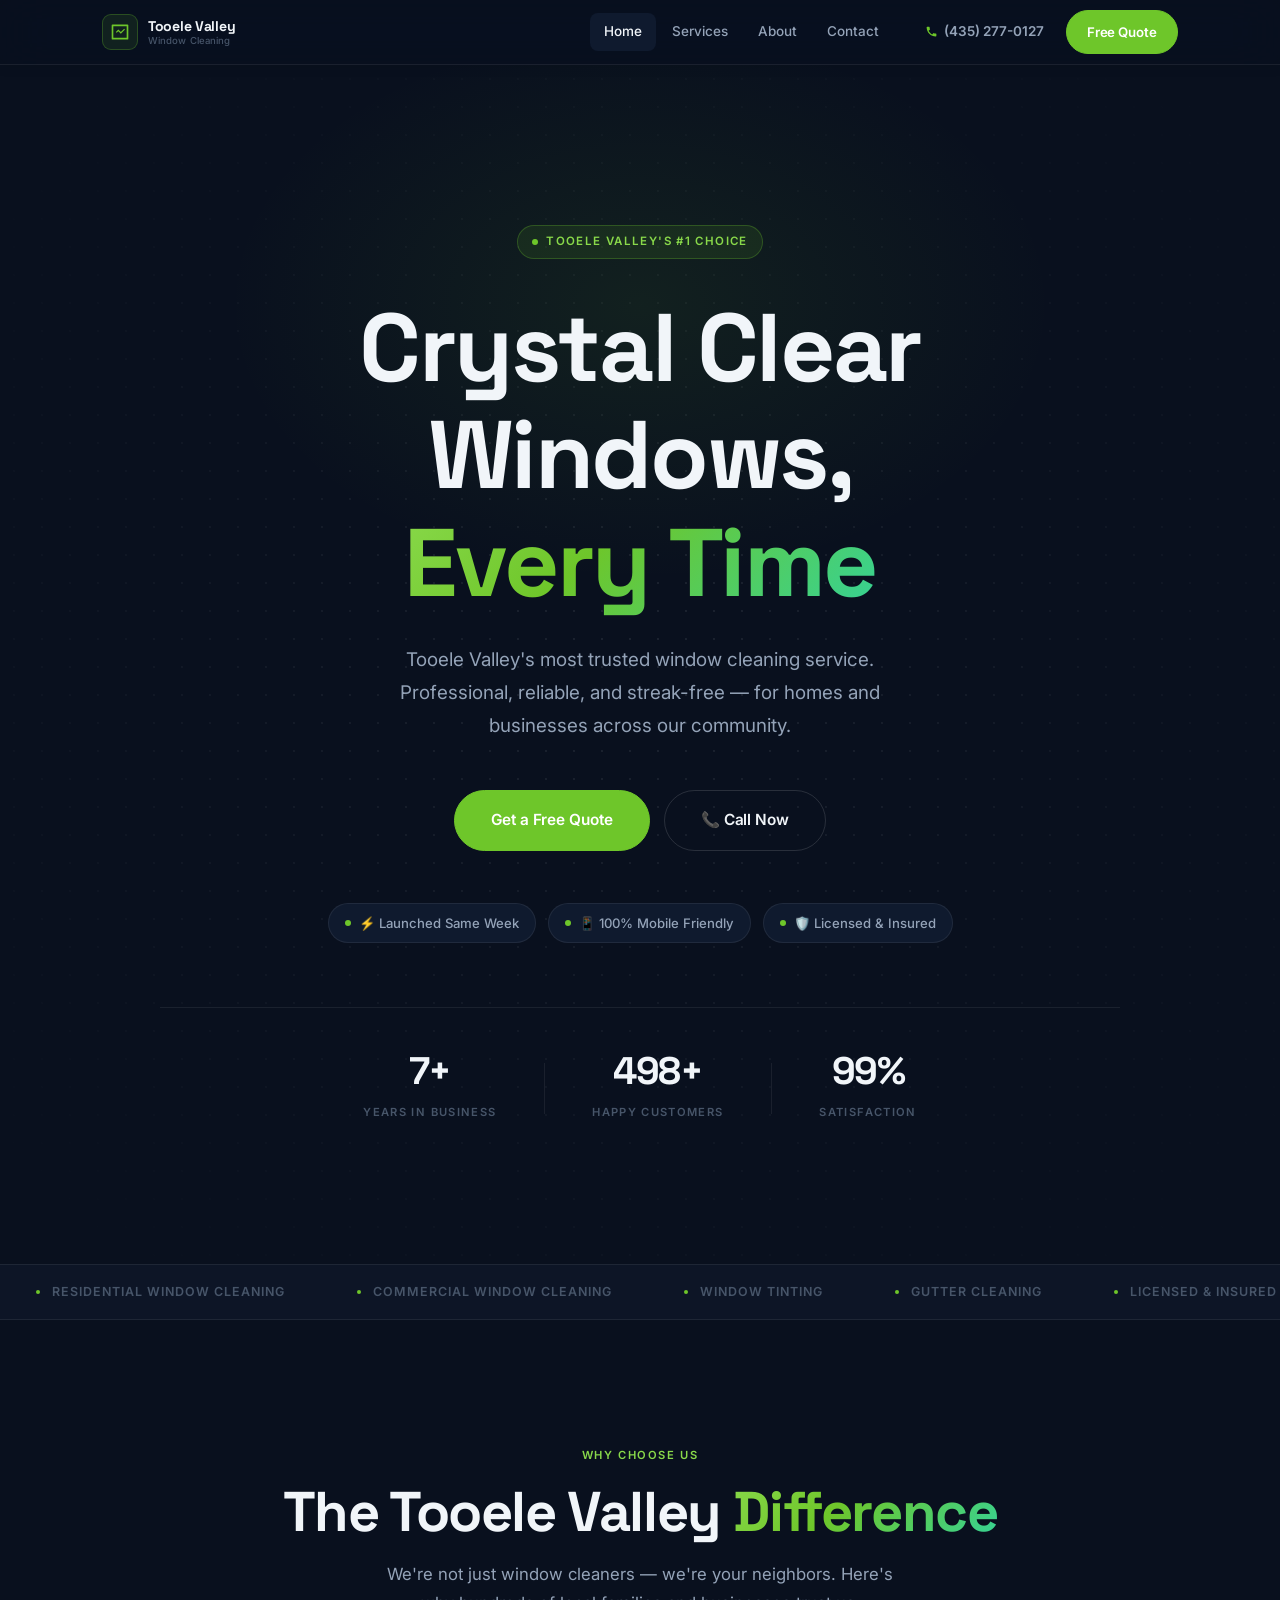
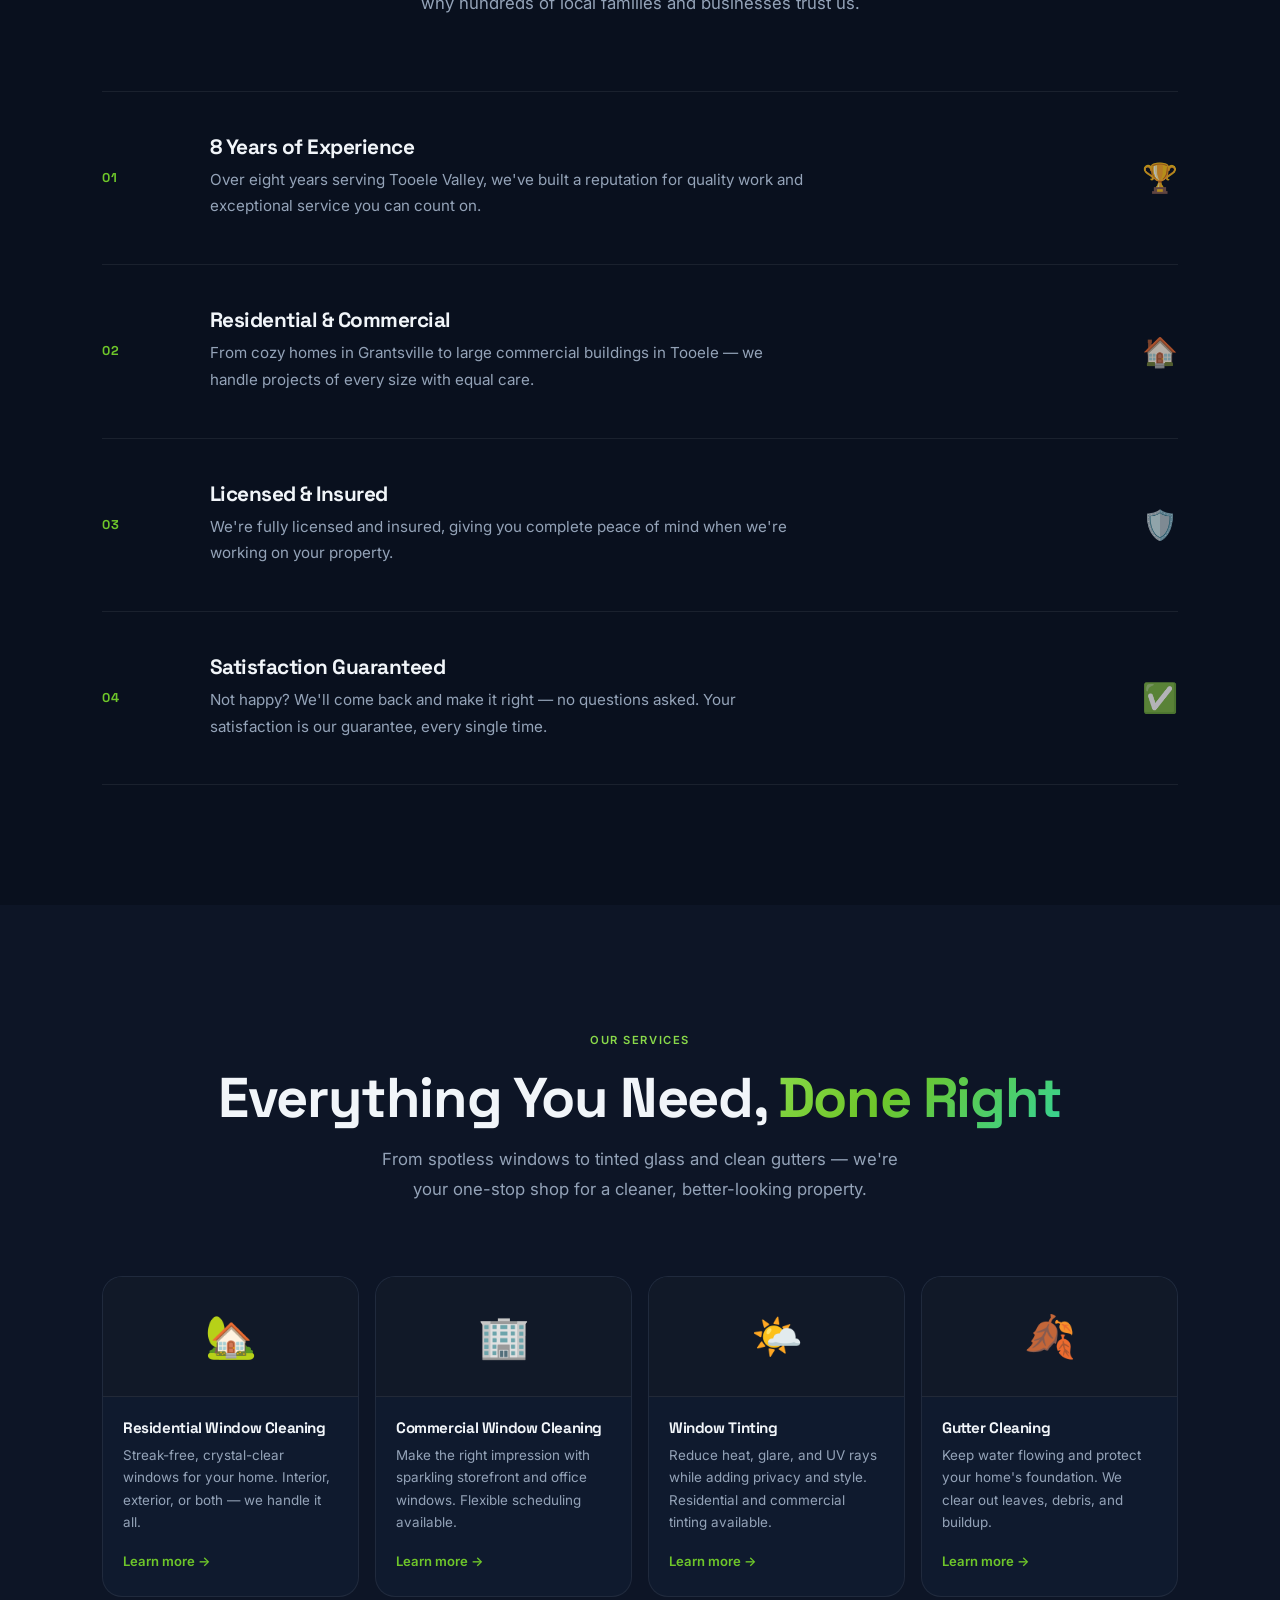
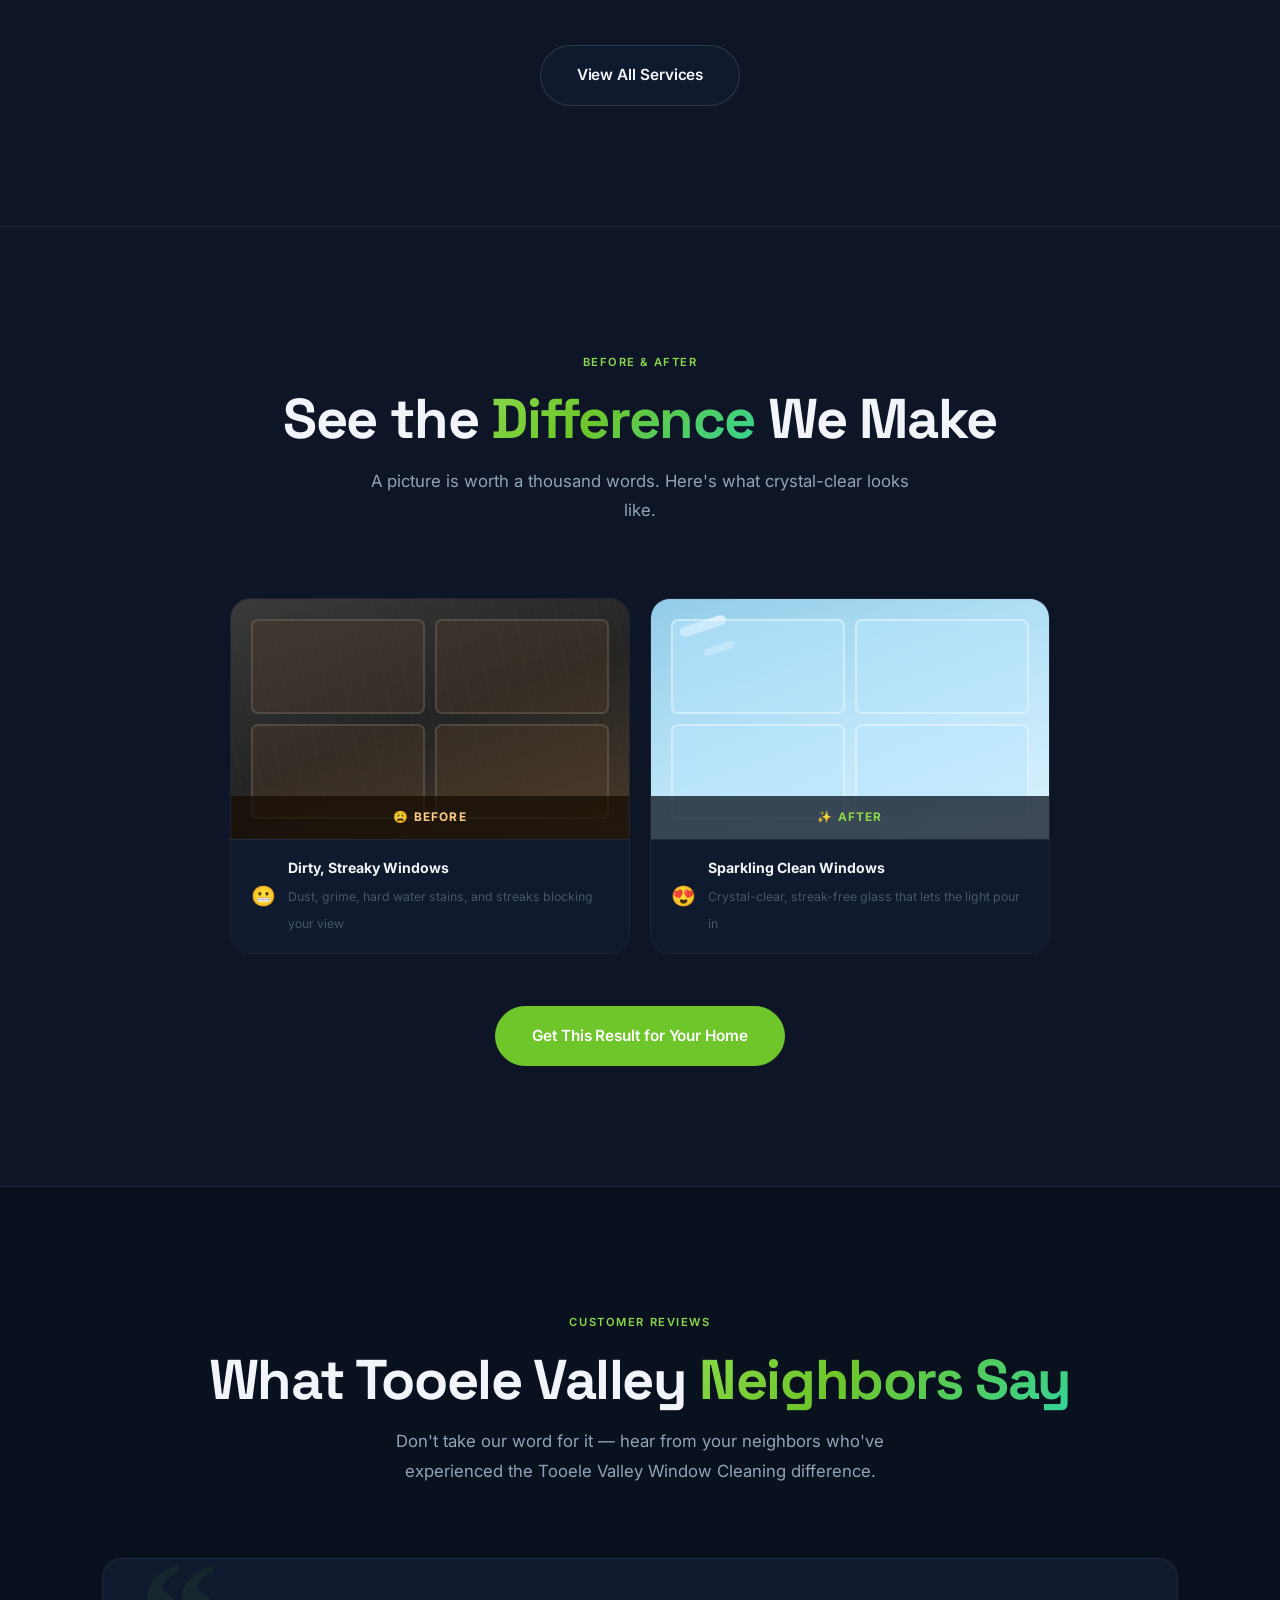
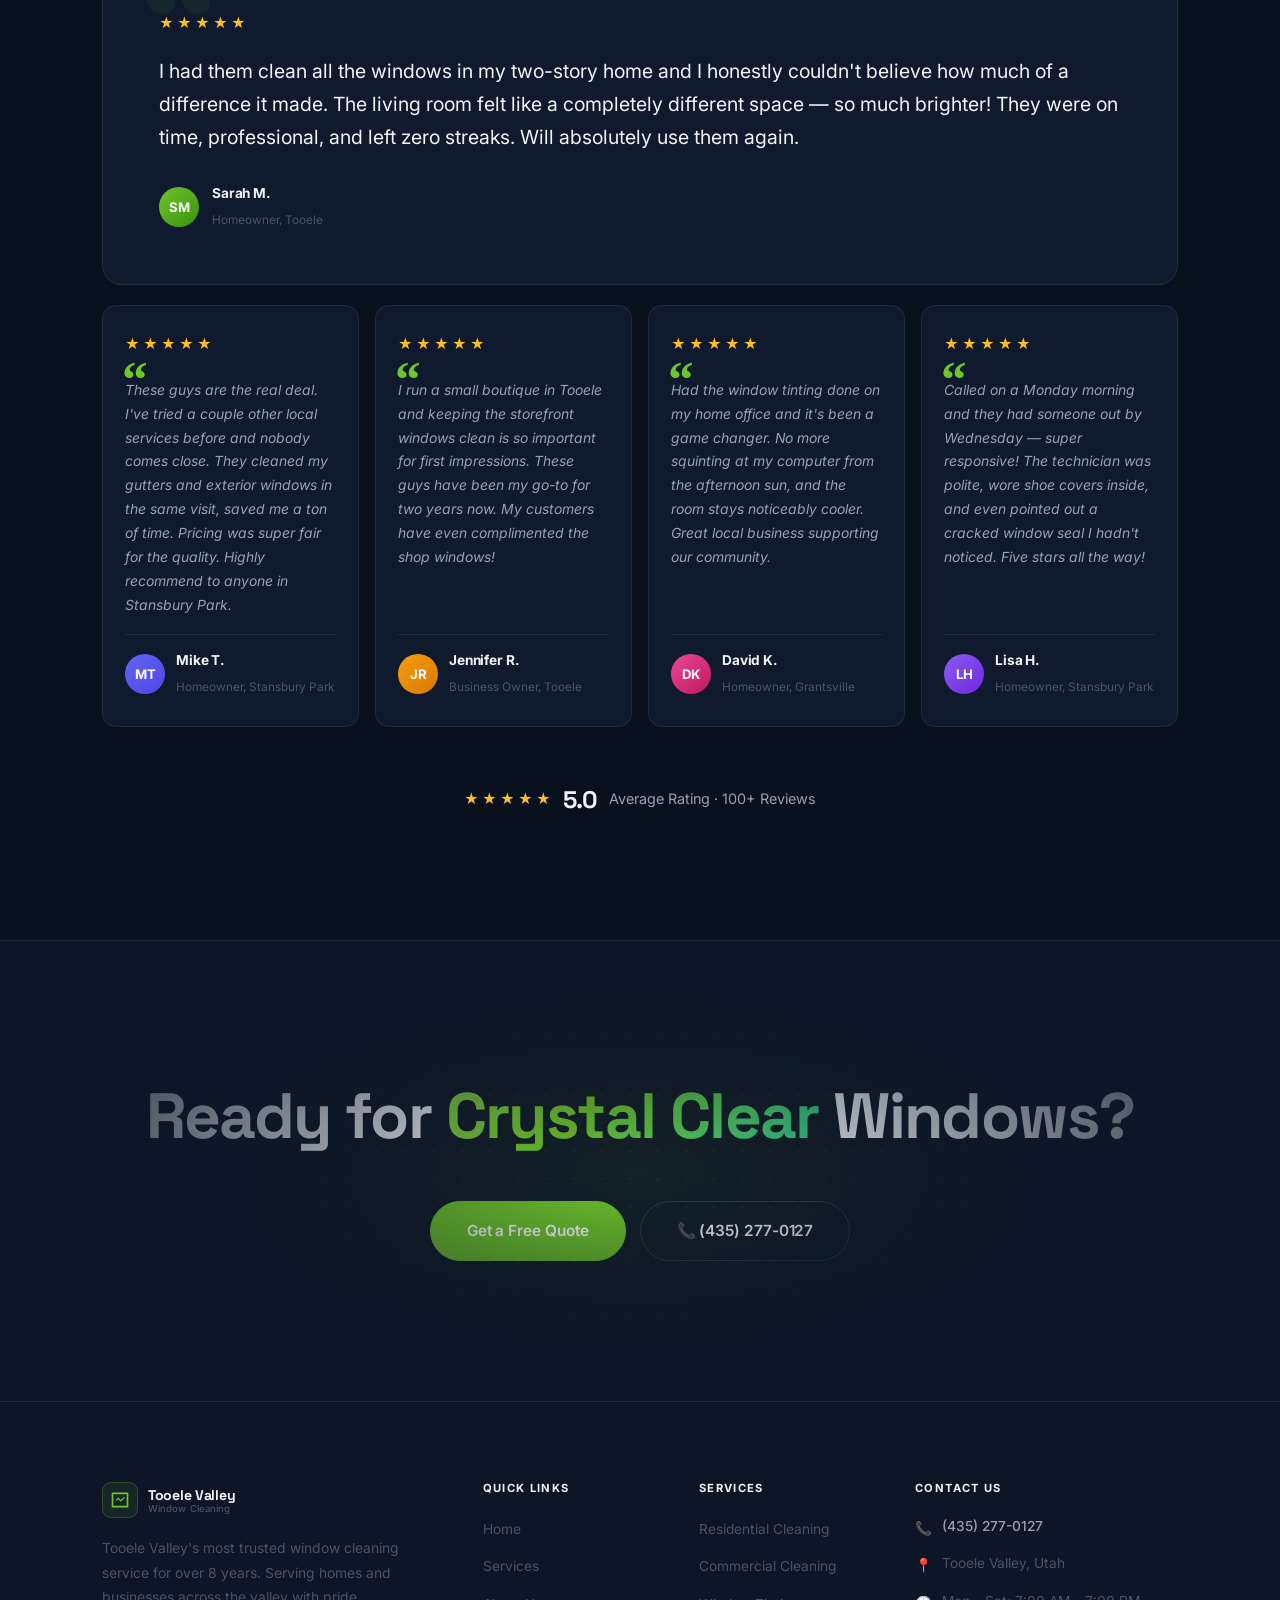
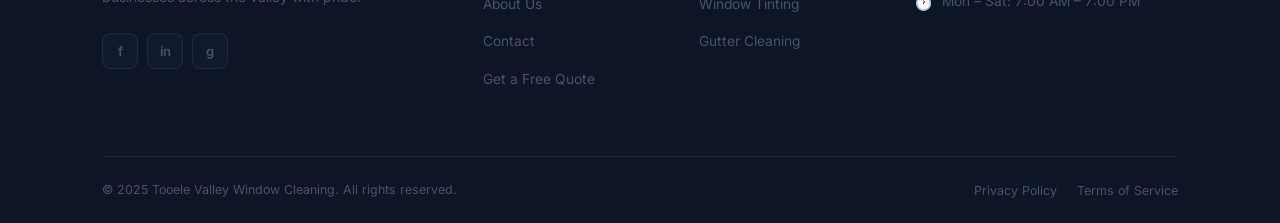
<file: index.html>
<!DOCTYPE html>
<html lang="en">
<head>
  <meta charset="UTF-8" />
  <meta name="viewport" content="width=device-width, initial-scale=1.0" />
  <title>Tooele Valley Window Cleaning | Crystal Clear Windows, Every Time</title>
  <meta name="description" content="Tooele Valley's most trusted window cleaning service. Residential & commercial window cleaning, window tinting, and gutter cleaning. 8 years of experience. Licensed & insured. Call (435) 277-0127." />
  <link rel="icon" type="image/svg+xml" href="favicon.svg" />
  <link rel="preconnect" href="https://fonts.googleapis.com" />
  <link rel="preconnect" href="https://fonts.gstatic.com" crossorigin />
  <link href="https://fonts.googleapis.com/css2?family=Space+Grotesk:wght@400;500;600;700&family=Inter:wght@300;400;500;600&display=swap" rel="stylesheet" />
  <link rel="stylesheet" href="css/style.css" />
</head>
<body>

  <!-- ============ NAVBAR ============ -->
  <header class="navbar">
    <div class="container nav-inner">
      <a href="index.html" class="nav-logo">
        <div class="logo-icon">
          <svg viewBox="0 0 24 24" xmlns="http://www.w3.org/2000/svg">
            <path d="M21 3H3a1 1 0 00-1 1v16a1 1 0 001 1h18a1 1 0 001-1V4a1 1 0 00-1-1zm-1 16H4V5h16v14zM7 12l3-3 3 3 4-4 1 1-5 5-3-3-2 2-1-1z"/>
          </svg>
        </div>
        <div class="logo-text">
          <span class="logo-name">Tooele Valley</span>
          <span class="logo-sub">Window Cleaning</span>
        </div>
      </a>

      <nav class="nav-links">
        <a href="index.html" class="active">Home</a>
        <a href="services.html">Services</a>
        <a href="about.html">About</a>
        <a href="contact.html">Contact</a>
      </nav>

      <div class="nav-cta">
        <a href="tel:4352770127" class="nav-phone">
          <svg viewBox="0 0 24 24"><path d="M6.6 10.8c1.4 2.8 3.8 5.1 6.6 6.6l2.2-2.2c.3-.3.7-.4 1-.2 1.1.4 2.3.6 3.6.6.6 0 1 .4 1 1V20c0 .6-.4 1-1 1-9.4 0-17-7.6-17-17 0-.6.4-1 1-1h3.5c.6 0 1 .4 1 1 0 1.3.2 2.5.6 3.6.1.3 0 .7-.2 1L6.6 10.8z"/></svg>
          (435) 277-0127
        </a>
        <a href="contact.html" class="btn btn-primary btn-sm">Free Quote</a>
      </div>

      <button class="hamburger" aria-label="Toggle menu">
        <span></span><span></span><span></span>
      </button>
    </div>

    <nav class="mobile-nav">
      <a href="index.html" class="active">Home</a>
      <a href="services.html">Services</a>
      <a href="about.html">About</a>
      <a href="contact.html">Contact</a>
      <div class="mobile-cta">
        <a href="contact.html" class="btn btn-primary">Get a Free Quote</a>
        <a href="tel:4352770127" class="btn btn-outline">📞 (435) 277-0127</a>
      </div>
    </nav>
  </header>

  <!-- ============ HERO ============ -->
  <section class="hero">
    <div class="container hero-content">
      <div class="hero-text">

        <div class="hero-badge">Tooele Valley's #1 Choice</div>

        <h1>Crystal Clear Windows,<br><span class="grad">Every Time</span></h1>

        <p>Tooele Valley's most trusted window cleaning service. Professional, reliable, and streak-free — for homes and businesses across our community.</p>

        <div class="hero-buttons">
          <a href="contact.html" class="btn btn-primary btn-lg">Get a Free Quote</a>
          <a href="tel:4352770127" class="btn btn-secondary btn-lg">📞 Call Now</a>
        </div>

        <!-- Benefit badge pills — patchwebdesign style -->
        <div class="hero-badges-row">
          <span class="hero-badge-pill"><span class="dot"></span> ⚡ Launched Same Week</span>
          <span class="hero-badge-pill"><span class="dot"></span> 📱 100% Mobile Friendly</span>
          <span class="hero-badge-pill"><span class="dot"></span> 🛡️ Licensed &amp; Insured</span>
        </div>

        <div class="hero-stats">
          <div class="hero-stat">
            <span class="num">8+</span>
            <span class="lbl">Years in Business</span>
          </div>
          <div class="hero-stat">
            <span class="num">500+</span>
            <span class="lbl">Happy Customers</span>
          </div>
          <div class="hero-stat">
            <span class="num">100%</span>
            <span class="lbl">Satisfaction</span>
          </div>
        </div>
      </div>
    </div>
  </section>

  <!-- ============ TICKER ============ -->
  <div class="ticker-section">
    <div class="ticker-track">
      <span class="ticker-item"><span class="ticker-dot"></span>Residential Window Cleaning</span>
      <span class="ticker-item"><span class="ticker-dot"></span>Commercial Window Cleaning</span>
      <span class="ticker-item"><span class="ticker-dot"></span>Window Tinting</span>
      <span class="ticker-item"><span class="ticker-dot"></span>Gutter Cleaning</span>
      <span class="ticker-item"><span class="ticker-dot"></span>Licensed &amp; Insured</span>
      <span class="ticker-item"><span class="ticker-dot"></span>8 Years Experience</span>
      <span class="ticker-item"><span class="ticker-dot"></span>Satisfaction Guaranteed</span>
      <span class="ticker-item"><span class="ticker-dot"></span>Tooele Valley, Utah</span>
      <span class="ticker-item"><span class="ticker-dot"></span>Residential Window Cleaning</span>
      <span class="ticker-item"><span class="ticker-dot"></span>Commercial Window Cleaning</span>
      <span class="ticker-item"><span class="ticker-dot"></span>Window Tinting</span>
      <span class="ticker-item"><span class="ticker-dot"></span>Gutter Cleaning</span>
      <span class="ticker-item"><span class="ticker-dot"></span>Licensed &amp; Insured</span>
      <span class="ticker-item"><span class="ticker-dot"></span>8 Years Experience</span>
      <span class="ticker-item"><span class="ticker-dot"></span>Satisfaction Guaranteed</span>
      <span class="ticker-item"><span class="ticker-dot"></span>Tooele Valley, Utah</span>
    </div>
  </div>

  <!-- ============ WHY CHOOSE US ============ -->
  <section class="section">
    <div class="container">
      <div class="section-header fade-up">
        <div class="label-tag">Why Choose Us</div>
        <h2>The Tooele Valley <span class="grad">Difference</span></h2>
        <p>We're not just window cleaners — we're your neighbors. Here's why hundreds of local families and businesses trust us.</p>
      </div>

      <div class="features-list">
        <div class="feature-row fade-up">
          <div class="feature-row-num">01</div>
          <div class="feature-row-body">
            <h3>8 Years of Experience</h3>
            <p>Over eight years serving Tooele Valley, we've built a reputation for quality work and exceptional service you can count on.</p>
          </div>
          <div class="feature-row-icon">🏆</div>
        </div>
        <div class="feature-row fade-up fade-up-delay-1">
          <div class="feature-row-num">02</div>
          <div class="feature-row-body">
            <h3>Residential &amp; Commercial</h3>
            <p>From cozy homes in Grantsville to large commercial buildings in Tooele — we handle projects of every size with equal care.</p>
          </div>
          <div class="feature-row-icon">🏠</div>
        </div>
        <div class="feature-row fade-up fade-up-delay-2">
          <div class="feature-row-num">03</div>
          <div class="feature-row-body">
            <h3>Licensed &amp; Insured</h3>
            <p>We're fully licensed and insured, giving you complete peace of mind when we're working on your property.</p>
          </div>
          <div class="feature-row-icon">🛡️</div>
        </div>
        <div class="feature-row fade-up fade-up-delay-3">
          <div class="feature-row-num">04</div>
          <div class="feature-row-body">
            <h3>Satisfaction Guaranteed</h3>
            <p>Not happy? We'll come back and make it right — no questions asked. Your satisfaction is our guarantee, every single time.</p>
          </div>
          <div class="feature-row-icon">✅</div>
        </div>
      </div>
    </div>
  </section>

  <!-- ============ SERVICES PREVIEW ============ -->
  <section class="section section-alt">
    <div class="container">
      <div class="section-header fade-up">
        <div class="label-tag">Our Services</div>
        <h2>Everything You Need, <span class="grad">Done Right</span></h2>
        <p>From spotless windows to tinted glass and clean gutters — we're your one-stop shop for a cleaner, better-looking property.</p>
      </div>

      <div class="services-grid">
        <div class="service-card fade-up fade-up-delay-1">
          <div class="service-card-img residential"><span>🏡</span></div>
          <div class="service-card-body">
            <h3>Residential Window Cleaning</h3>
            <p>Streak-free, crystal-clear windows for your home. Interior, exterior, or both — we handle it all.</p>
            <a href="services.html#residential" class="service-link">Learn more →</a>
          </div>
        </div>
        <div class="service-card fade-up fade-up-delay-2">
          <div class="service-card-img commercial"><span>🏢</span></div>
          <div class="service-card-body">
            <h3>Commercial Window Cleaning</h3>
            <p>Make the right impression with sparkling storefront and office windows. Flexible scheduling available.</p>
            <a href="services.html#commercial" class="service-link">Learn more →</a>
          </div>
        </div>
        <div class="service-card fade-up fade-up-delay-3">
          <div class="service-card-img tinting"><span>🌤️</span></div>
          <div class="service-card-body">
            <h3>Window Tinting</h3>
            <p>Reduce heat, glare, and UV rays while adding privacy and style. Residential and commercial tinting available.</p>
            <a href="services.html#tinting" class="service-link">Learn more →</a>
          </div>
        </div>
        <div class="service-card fade-up fade-up-delay-4">
          <div class="service-card-img gutters"><span>🍂</span></div>
          <div class="service-card-body">
            <h3>Gutter Cleaning</h3>
            <p>Keep water flowing and protect your home's foundation. We clear out leaves, debris, and buildup.</p>
            <a href="services.html#gutters" class="service-link">Learn more →</a>
          </div>
        </div>
      </div>

      <div style="text-align:center;margin-top:48px;" class="fade-up">
        <a href="services.html" class="btn btn-navy btn-lg">View All Services</a>
      </div>
    </div>
  </section>

  <!-- ============ BEFORE & AFTER ============ -->
  <section class="before-after-section">
    <div class="container">
      <div class="section-header fade-up">
        <div class="label-tag">Before &amp; After</div>
        <h2>See the <span class="grad">Difference</span> We Make</h2>
        <p>A picture is worth a thousand words. Here's what crystal-clear looks like.</p>
      </div>

      <div class="ba-grid">
        <div class="ba-card fade-up fade-up-delay-1">
          <div class="ba-card-img dirty">
            <div class="ba-window-art">
              <div class="ba-pane"></div><div class="ba-pane"></div>
              <div class="ba-pane"></div><div class="ba-pane"></div>
            </div>
            <div class="ba-label before">😩 Before</div>
          </div>
          <div class="ba-card-label">
            <div class="icon">😬</div>
            <div class="info">
              <strong>Dirty, Streaky Windows</strong>
              <span>Dust, grime, hard water stains, and streaks blocking your view</span>
            </div>
          </div>
        </div>
        <div class="ba-card fade-up fade-up-delay-2">
          <div class="ba-card-img clean">
            <div class="ba-window-art">
              <div class="ba-pane"></div><div class="ba-pane"></div>
              <div class="ba-pane"></div><div class="ba-pane"></div>
            </div>
            <div class="ba-label after">✨ After</div>
          </div>
          <div class="ba-card-label">
            <div class="icon">😍</div>
            <div class="info">
              <strong>Sparkling Clean Windows</strong>
              <span>Crystal-clear, streak-free glass that lets the light pour in</span>
            </div>
          </div>
        </div>
      </div>

      <div style="text-align:center;" class="fade-up">
        <a href="contact.html" class="btn btn-primary btn-lg">Get This Result for Your Home</a>
      </div>
    </div>
  </section>

  <!-- ============ REVIEWS ============ -->
  <section class="section">
    <div class="container">
      <div class="section-header fade-up">
        <div class="label-tag">Customer Reviews</div>
        <h2>What Tooele Valley <span class="grad">Neighbors Say</span></h2>
        <p>Don't take our word for it — hear from your neighbors who've experienced the Tooele Valley Window Cleaning difference.</p>
      </div>

      <div class="review-featured fade-up">
        <div class="review-featured-quote">&ldquo;</div>
        <div class="stars"><span>★</span><span>★</span><span>★</span><span>★</span><span>★</span></div>
        <p class="review-featured-text">I had them clean all the windows in my two-story home and I honestly couldn't believe how much of a difference it made. The living room felt like a completely different space — so much brighter! They were on time, professional, and left zero streaks. Will absolutely use them again.</p>
        <div class="review-featured-footer">
          <div class="reviewer-avatar avatar-1">SM</div>
          <div class="reviewer-info">
            <strong>Sarah M.</strong>
            <span>Homeowner, Tooele</span>
          </div>
        </div>
      </div>

      <div class="reviews-grid">
        <div class="review-card fade-up fade-up-delay-1">
          <div class="stars"><span>★</span><span>★</span><span>★</span><span>★</span><span>★</span></div>
          <p class="review-text">These guys are the real deal. I've tried a couple other local services before and nobody comes close. They cleaned my gutters and exterior windows in the same visit, saved me a ton of time. Pricing was super fair for the quality. Highly recommend to anyone in Stansbury Park.</p>
          <div class="reviewer">
            <div class="reviewer-avatar avatar-2">MT</div>
            <div class="reviewer-info"><strong>Mike T.</strong><span>Homeowner, Stansbury Park</span></div>
          </div>
        </div>
        <div class="review-card fade-up fade-up-delay-2">
          <div class="stars"><span>★</span><span>★</span><span>★</span><span>★</span><span>★</span></div>
          <p class="review-text">I run a small boutique in Tooele and keeping the storefront windows clean is so important for first impressions. These guys have been my go-to for two years now. My customers have even complimented the shop windows!</p>
          <div class="reviewer">
            <div class="reviewer-avatar avatar-3">JR</div>
            <div class="reviewer-info"><strong>Jennifer R.</strong><span>Business Owner, Tooele</span></div>
          </div>
        </div>
        <div class="review-card fade-up fade-up-delay-3">
          <div class="stars"><span>★</span><span>★</span><span>★</span><span>★</span><span>★</span></div>
          <p class="review-text">Had the window tinting done on my home office and it's been a game changer. No more squinting at my computer from the afternoon sun, and the room stays noticeably cooler. Great local business supporting our community.</p>
          <div class="reviewer">
            <div class="reviewer-avatar avatar-4">DK</div>
            <div class="reviewer-info"><strong>David K.</strong><span>Homeowner, Grantsville</span></div>
          </div>
        </div>
        <div class="review-card fade-up fade-up-delay-4">
          <div class="stars"><span>★</span><span>★</span><span>★</span><span>★</span><span>★</span></div>
          <p class="review-text">Called on a Monday morning and they had someone out by Wednesday — super responsive! The technician was polite, wore shoe covers inside, and even pointed out a cracked window seal I hadn't noticed. Five stars all the way!</p>
          <div class="reviewer">
            <div class="reviewer-avatar avatar-5">LH</div>
            <div class="reviewer-info"><strong>Lisa H.</strong><span>Homeowner, Stansbury Park</span></div>
          </div>
        </div>
      </div>

      <div class="reviews-bottom fade-up">
        <div class="overall">
          <div class="stars"><span>★</span><span>★</span><span>★</span><span>★</span><span>★</span></div>
          <strong>5.0</strong>
          <span>Average Rating · 100+ Reviews</span>
        </div>
      </div>
    </div>
  </section>

  <!-- ============ CTA BANNER ============ -->
  <section class="cta-banner">
    <div class="container">
      <div class="fade-up">
        <h2>Ready for <span class="grad">Crystal Clear</span> Windows?</h2>
        <p>Join hundreds of satisfied Tooele Valley homeowners and business owners. Get your free, no-obligation quote today.</p>
        <div class="cta-buttons">
          <a href="contact.html" class="btn btn-primary btn-lg">Get a Free Quote</a>
          <a href="tel:4352770127" class="btn btn-secondary btn-lg">📞 (435) 277-0127</a>
        </div>
      </div>
    </div>
  </section>

  <!-- ============ FOOTER ============ -->
  <footer class="footer">
    <div class="container">
      <div class="footer-grid">
        <div class="footer-brand">
          <a href="index.html" class="nav-logo">
            <div class="logo-icon">
              <svg viewBox="0 0 24 24" xmlns="http://www.w3.org/2000/svg">
                <path d="M21 3H3a1 1 0 00-1 1v16a1 1 0 001 1h18a1 1 0 001-1V4a1 1 0 00-1-1zm-1 16H4V5h16v14zM7 12l3-3 3 3 4-4 1 1-5 5-3-3-2 2-1-1z"/>
              </svg>
            </div>
            <div class="logo-text">
              <span class="logo-name">Tooele Valley</span>
              <span class="logo-sub">Window Cleaning</span>
            </div>
          </a>
          <p>Tooele Valley's most trusted window cleaning service for over 8 years. Serving homes and businesses across the valley with pride.</p>
          <div class="footer-social">
            <a href="#" aria-label="Facebook">f</a>
            <a href="#" aria-label="Instagram">in</a>
            <a href="#" aria-label="Google">g</a>
          </div>
        </div>
        <div class="footer-col">
          <h4>Quick Links</h4>
          <ul class="footer-links">
            <li><a href="index.html">Home</a></li>
            <li><a href="services.html">Services</a></li>
            <li><a href="about.html">About Us</a></li>
            <li><a href="contact.html">Contact</a></li>
            <li><a href="contact.html">Get a Free Quote</a></li>
          </ul>
        </div>
        <div class="footer-col">
          <h4>Services</h4>
          <ul class="footer-links">
            <li><a href="services.html#residential">Residential Cleaning</a></li>
            <li><a href="services.html#commercial">Commercial Cleaning</a></li>
            <li><a href="services.html#tinting">Window Tinting</a></li>
            <li><a href="services.html#gutters">Gutter Cleaning</a></li>
          </ul>
        </div>
        <div class="footer-col">
          <h4>Contact Us</h4>
          <ul class="footer-contact-list">
            <li class="footer-contact-item"><span class="icon">📞</span><span><a href="tel:4352770127">(435) 277-0127</a></span></li>
            <li class="footer-contact-item"><span class="icon">📍</span><span>Tooele Valley, Utah</span></li>
            <li class="footer-contact-item"><span class="icon">🕐</span><span>Mon – Sat: 7:00 AM – 7:00 PM</span></li>
          </ul>
        </div>
      </div>
    </div>
    <div class="footer-bottom">
      <div class="container footer-bottom-inner">
        <p>© 2025 Tooele Valley Window Cleaning. All rights reserved.</p>
        <div class="footer-bottom-links">
          <a href="#">Privacy Policy</a>
          <a href="#">Terms of Service</a>
        </div>
      </div>
    </div>
  </footer>

  <a href="tel:4352770127" class="float-call-btn" aria-label="Call us now">📞</a>
  <script src="js/main.js"></script>
</body>
</html>
</file>
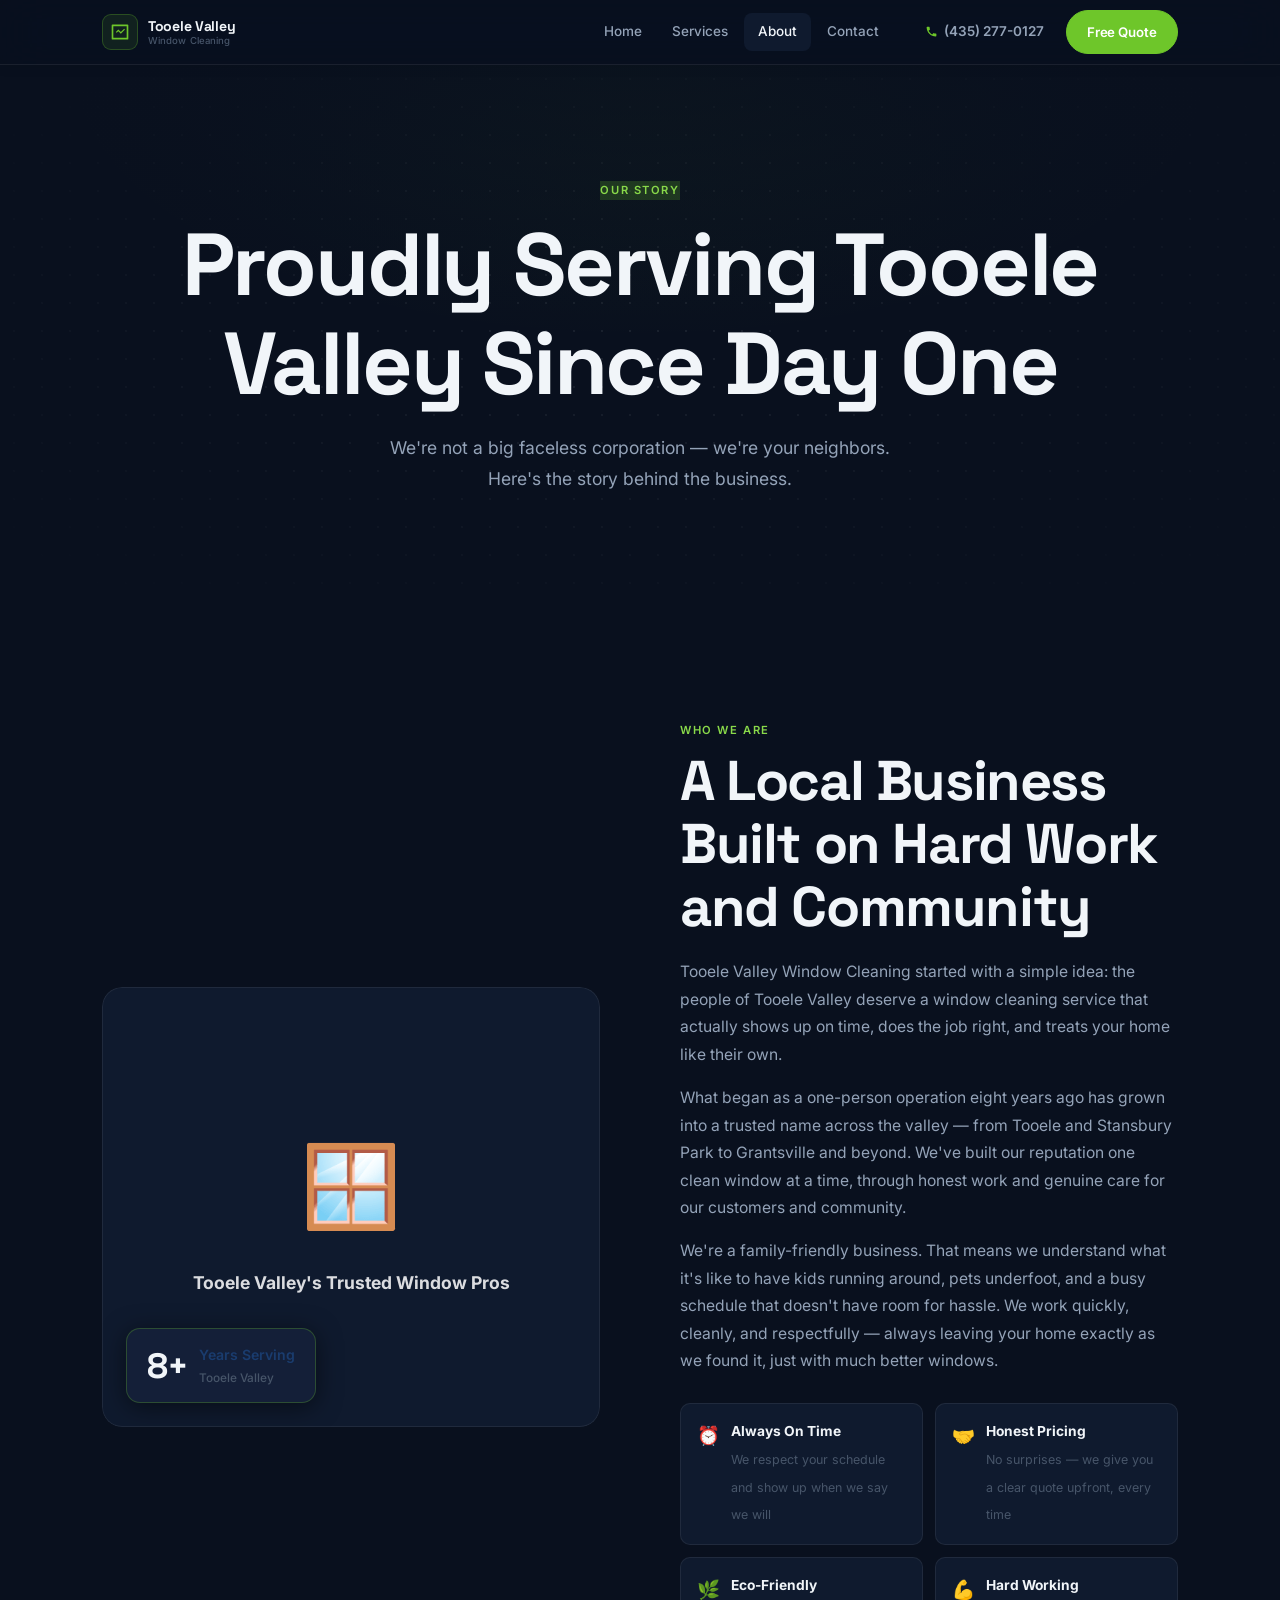
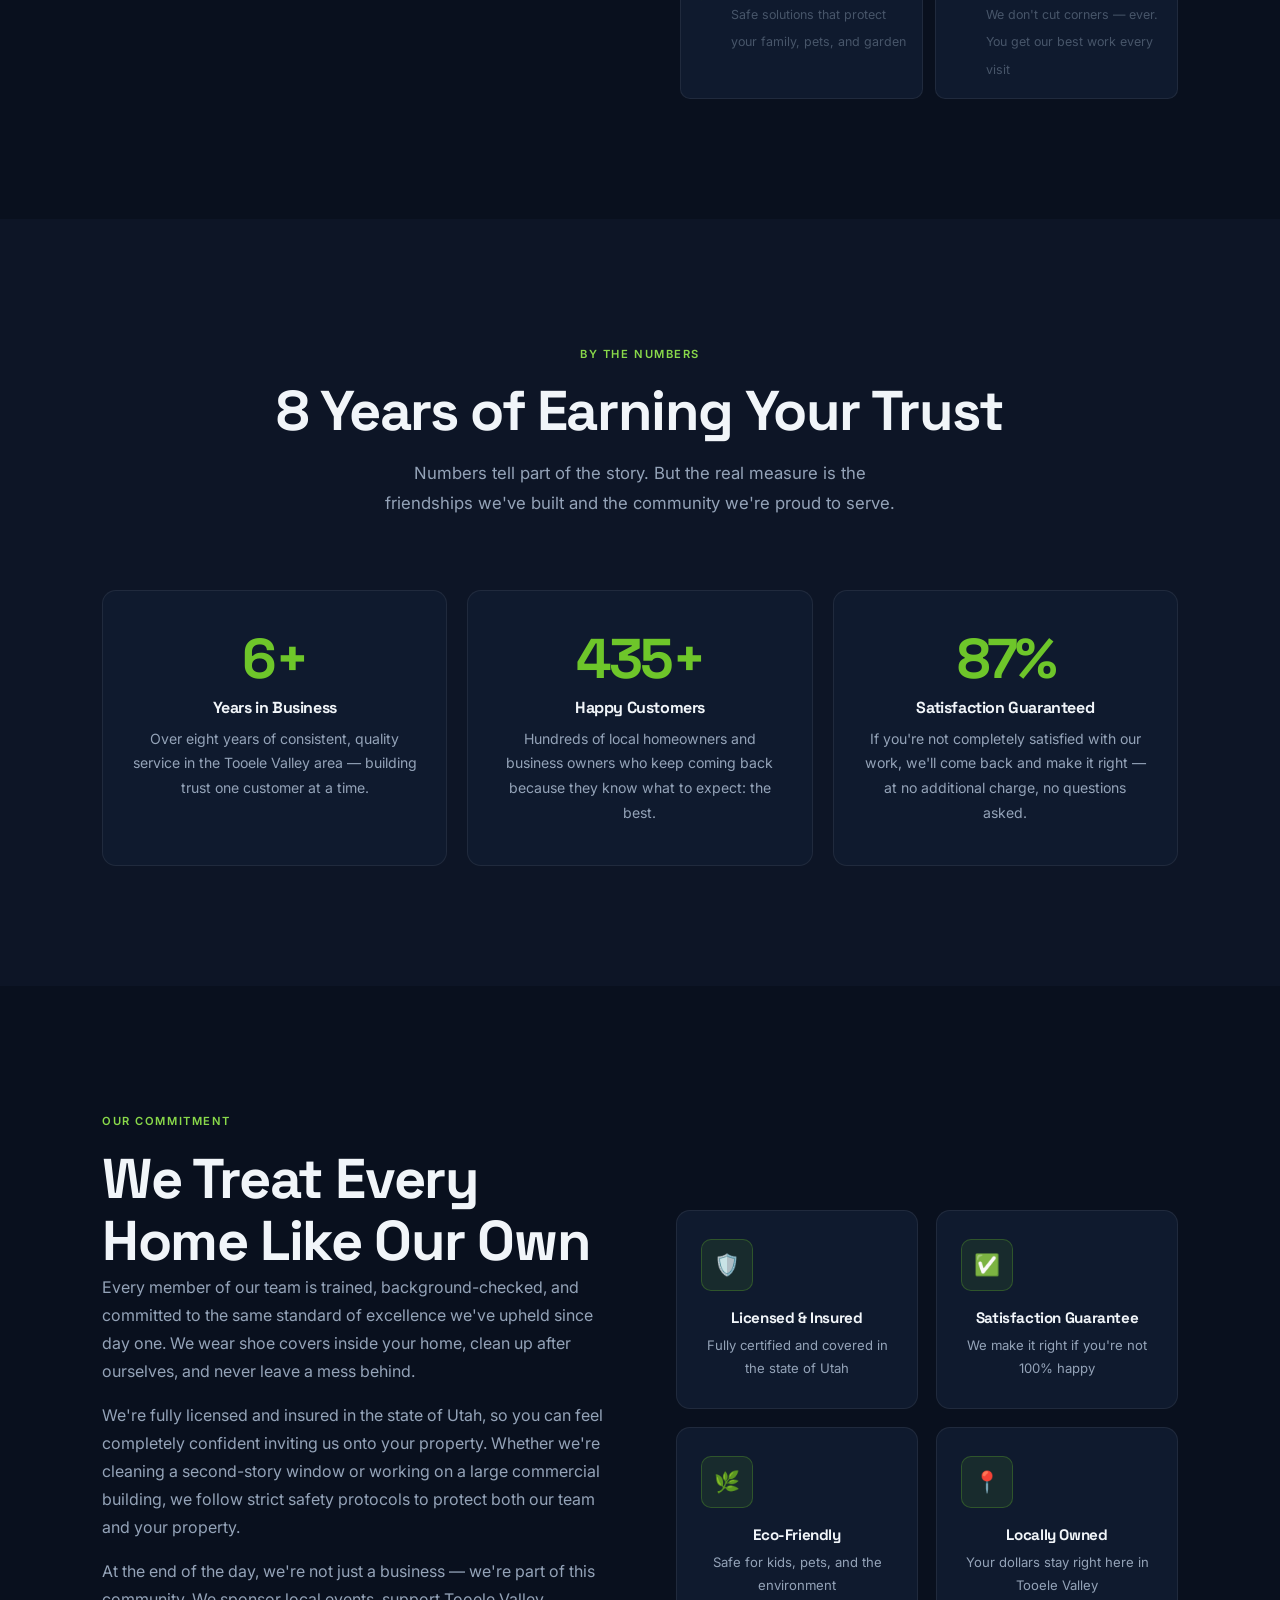
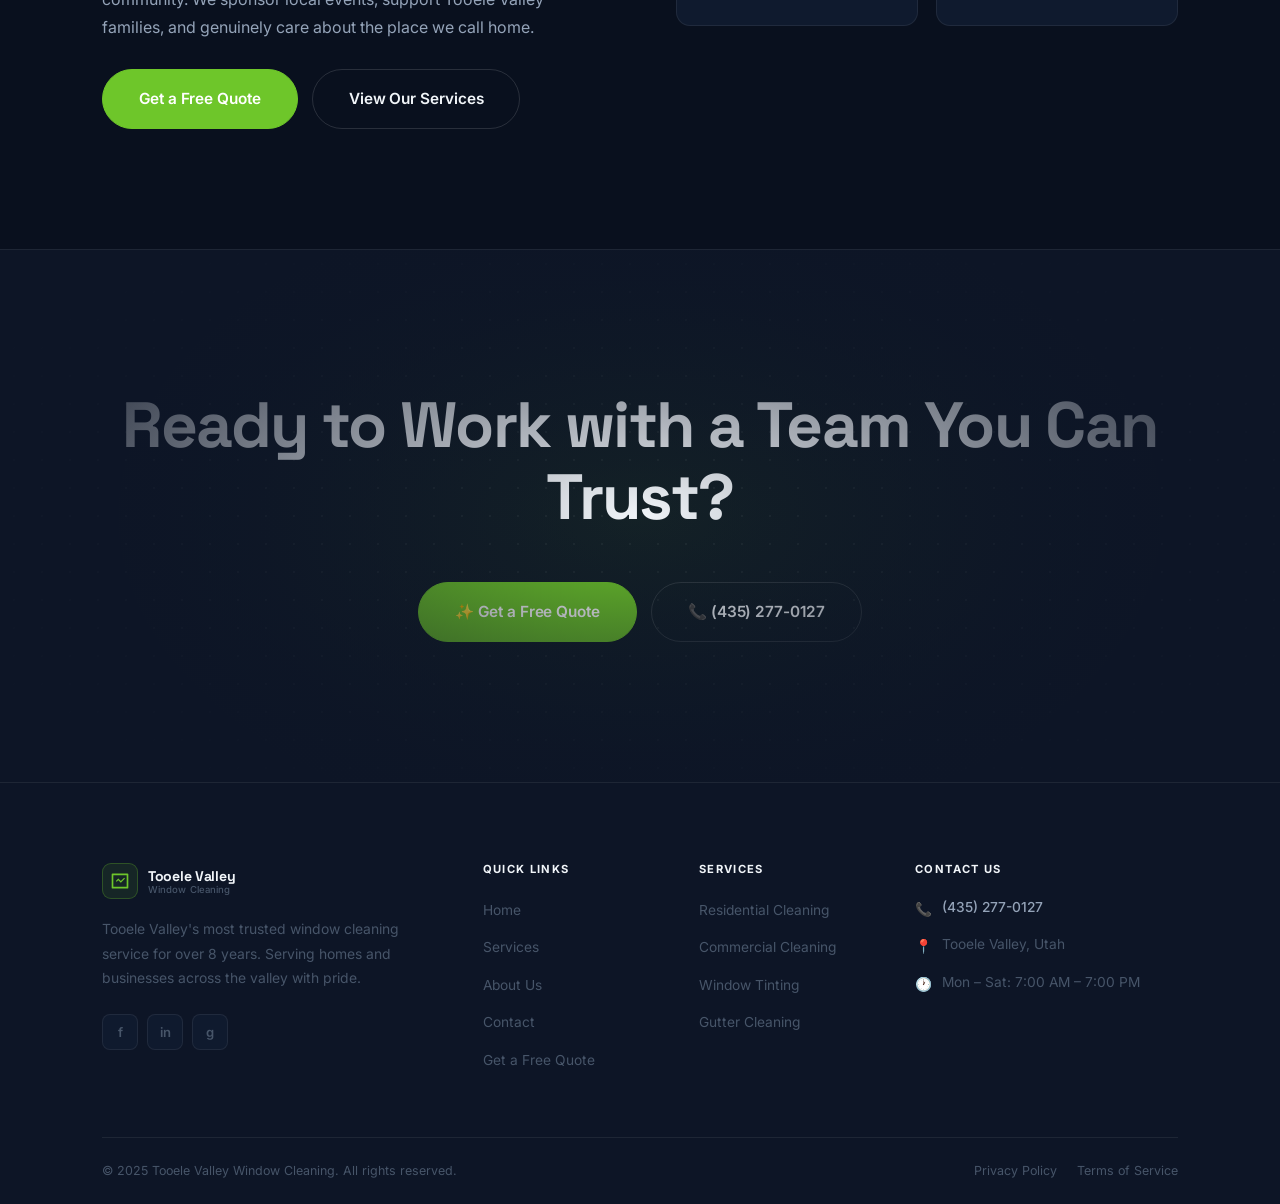
<file: about.html>
<!DOCTYPE html>
<html lang="en">
<head>
  <meta charset="UTF-8" />
  <meta name="viewport" content="width=device-width, initial-scale=1.0" />
  <title>About Us | Tooele Valley Window Cleaning</title>
  <meta name="description" content="8 years of trusted window cleaning in Tooele Valley, Utah. A local, family-friendly business committed to quality, reliability, and community. Licensed & insured." />
  <link rel="icon" type="image/svg+xml" href="favicon.svg" />
  <link rel="stylesheet" href="css/style.css" />
  <link rel="preconnect" href="https://fonts.googleapis.com" />
  <link rel="preconnect" href="https://fonts.gstatic.com" crossorigin />
  <link href="https://fonts.googleapis.com/css2?family=Space+Grotesk:wght@400;500;600;700&family=Inter:wght@300;400;500;600&display=swap" rel="stylesheet" />
</head>
<body>

  <!-- ============ NAVBAR ============ -->
  <header class="navbar">
    <div class="container nav-inner">
      <a href="index.html" class="nav-logo">
        <div class="logo-icon">
          <svg viewBox="0 0 24 24" xmlns="http://www.w3.org/2000/svg">
            <path d="M21 3H3a1 1 0 00-1 1v16a1 1 0 001 1h18a1 1 0 001-1V4a1 1 0 00-1-1zm-1 16H4V5h16v14zM7 12l3-3 3 3 4-4 1 1-5 5-3-3-2 2-1-1z"/>
          </svg>
        </div>
        <div class="logo-text">
          <span class="logo-name">Tooele Valley</span>
          <span class="logo-sub">Window Cleaning</span>
        </div>
      </a>

      <nav class="nav-links">
        <a href="index.html">Home</a>
        <a href="services.html">Services</a>
        <a href="about.html" class="active">About</a>
        <a href="contact.html">Contact</a>
      </nav>

      <div class="nav-cta">
        <a href="tel:4352770127" class="nav-phone">
          <svg viewBox="0 0 24 24"><path d="M6.6 10.8c1.4 2.8 3.8 5.1 6.6 6.6l2.2-2.2c.3-.3.7-.4 1-.2 1.1.4 2.3.6 3.6.6.6 0 1 .4 1 1V20c0 .6-.4 1-1 1-9.4 0-17-7.6-17-17 0-.6.4-1 1-1h3.5c.6 0 1 .4 1 1 0 1.3.2 2.5.6 3.6.1.3 0 .7-.2 1L6.6 10.8z"/></svg>
          (435) 277-0127
        </a>
        <a href="contact.html" class="btn btn-primary btn-sm">Free Quote</a>
      </div>

      <button class="hamburger" aria-label="Toggle menu">
        <span></span><span></span><span></span>
      </button>
    </div>

    <nav class="mobile-nav">
      <a href="index.html">Home</a>
      <a href="services.html">Services</a>
      <a href="about.html" class="active">About</a>
      <a href="contact.html">Contact</a>
      <div class="mobile-cta">
        <a href="contact.html" class="btn btn-primary">Get a Free Quote</a>
        <a href="tel:4352770127" class="btn btn-outline">📞 (435) 277-0127</a>
      </div>
    </nav>
  </header>

  <!-- ============ PAGE HERO ============ -->
  <section class="page-hero">
    <div class="container">
      <div class="label-tag" style="background:rgba(110,198,42,0.2);color:#89d94a;">Our Story</div>
      <h1>Proudly Serving Tooele Valley Since Day One</h1>
      <p>We're not a big faceless corporation — we're your neighbors. Here's the story behind the business.</p>
    </div>
  </section>

  <!-- ============ OUR STORY ============ -->
  <section class="section">
    <div class="container">
      <div class="about-story">
        <div class="about-story-visual fade-up">
          <div class="about-img-placeholder">
            <span style="font-size:5rem;">🪟</span>
            <span style="font-size:1.1rem;font-weight:700;color:rgba(255,255,255,0.85);text-align:center;padding:0 20px;">Tooele Valley's Trusted Window Pros</span>
          </div>
          <div class="about-img-badge">
            <div class="big-num">8+</div>
            <div>
              <div class="big-label" style="font-size:0.88rem;font-weight:600;color:#1a3c6e;">Years Serving</div>
              <div class="big-label">Tooele Valley</div>
            </div>
          </div>
        </div>

        <div class="about-story-content fade-up">
          <div class="label-tag">Who We Are</div>
          <h2>A Local Business Built on Hard Work and Community</h2>
          <p>Tooele Valley Window Cleaning started with a simple idea: the people of Tooele Valley deserve a window cleaning service that actually shows up on time, does the job right, and treats your home like their own.</p>
          <p>What began as a one-person operation eight years ago has grown into a trusted name across the valley — from Tooele and Stansbury Park to Grantsville and beyond. We've built our reputation one clean window at a time, through honest work and genuine care for our customers and community.</p>
          <p>We're a family-friendly business. That means we understand what it's like to have kids running around, pets underfoot, and a busy schedule that doesn't have room for hassle. We work quickly, cleanly, and respectfully — always leaving your home exactly as we found it, just with much better windows.</p>

          <div class="about-values">
            <div class="about-value">
              <div class="about-value-icon">⏰</div>
              <div class="about-value-text">
                <strong>Always On Time</strong>
                <span>We respect your schedule and show up when we say we will</span>
              </div>
            </div>
            <div class="about-value">
              <div class="about-value-icon">🤝</div>
              <div class="about-value-text">
                <strong>Honest Pricing</strong>
                <span>No surprises — we give you a clear quote upfront, every time</span>
              </div>
            </div>
            <div class="about-value">
              <div class="about-value-icon">🌿</div>
              <div class="about-value-text">
                <strong>Eco-Friendly</strong>
                <span>Safe solutions that protect your family, pets, and garden</span>
              </div>
            </div>
            <div class="about-value">
              <div class="about-value-icon">💪</div>
              <div class="about-value-text">
                <strong>Hard Working</strong>
                <span>We don't cut corners — ever. You get our best work every visit</span>
              </div>
            </div>
          </div>
        </div>
      </div>
    </div>
  </section>

  <!-- ============ TRUST BY NUMBERS ============ -->
  <section class="section section-alt">
    <div class="container">
      <div class="section-header fade-up">
        <div class="label-tag">By the Numbers</div>
        <h2>8 Years of Earning Your Trust</h2>
        <p>Numbers tell part of the story. But the real measure is the friendships we've built and the community we're proud to serve.</p>
      </div>

      <div class="trust-grid">
        <div class="trust-card fade-up fade-up-delay-1">
          <div class="trust-num">8+</div>
          <h3>Years in Business</h3>
          <p>Over eight years of consistent, quality service in the Tooele Valley area — building trust one customer at a time.</p>
        </div>

        <div class="trust-card fade-up fade-up-delay-2">
          <div class="trust-num">500+</div>
          <h3>Happy Customers</h3>
          <p>Hundreds of local homeowners and business owners who keep coming back because they know what to expect: the best.</p>
        </div>

        <div class="trust-card fade-up fade-up-delay-3">
          <div class="trust-num">100%</div>
          <h3>Satisfaction Guaranteed</h3>
          <p>If you're not completely satisfied with our work, we'll come back and make it right — at no additional charge, no questions asked.</p>
        </div>
      </div>
    </div>
  </section>

  <!-- ============ OUR COMMITMENT ============ -->
  <section class="section">
    <div class="container">
      <div class="team-intro">
        <div class="fade-up">
          <div class="label-tag">Our Commitment</div>
          <h2>We Treat Every Home Like Our Own</h2>
          <p style="margin-bottom:16px;">Every member of our team is trained, background-checked, and committed to the same standard of excellence we've upheld since day one. We wear shoe covers inside your home, clean up after ourselves, and never leave a mess behind.</p>
          <p style="margin-bottom:16px;">We're fully licensed and insured in the state of Utah, so you can feel completely confident inviting us onto your property. Whether we're cleaning a second-story window or working on a large commercial building, we follow strict safety protocols to protect both our team and your property.</p>
          <p>At the end of the day, we're not just a business — we're part of this community. We sponsor local events, support Tooele Valley families, and genuinely care about the place we call home.</p>
          <div style="margin-top:28px;display:flex;gap:14px;flex-wrap:wrap;">
            <a href="contact.html" class="btn btn-primary btn-lg">Get a Free Quote</a>
            <a href="services.html" class="btn btn-outline btn-lg">View Our Services</a>
          </div>
        </div>

        <div class="fade-up" style="display:grid;grid-template-columns:1fr 1fr;gap:18px;">
          <div class="feature-card" style="text-align:center;">
            <div class="feature-icon">🛡️</div>
            <h3 style="font-size:0.95rem;">Licensed &amp; Insured</h3>
            <p style="font-size:0.82rem;">Fully certified and covered in the state of Utah</p>
          </div>
          <div class="feature-card" style="text-align:center;">
            <div class="feature-icon">✅</div>
            <h3 style="font-size:0.95rem;">Satisfaction Guarantee</h3>
            <p style="font-size:0.82rem;">We make it right if you're not 100% happy</p>
          </div>
          <div class="feature-card" style="text-align:center;">
            <div class="feature-icon">🌿</div>
            <h3 style="font-size:0.95rem;">Eco-Friendly</h3>
            <p style="font-size:0.82rem;">Safe for kids, pets, and the environment</p>
          </div>
          <div class="feature-card" style="text-align:center;">
            <div class="feature-icon">📍</div>
            <h3 style="font-size:0.95rem;">Locally Owned</h3>
            <p style="font-size:0.82rem;">Your dollars stay right here in Tooele Valley</p>
          </div>
        </div>
      </div>
    </div>
  </section>

  <!-- ============ CTA BANNER ============ -->
  <section class="cta-banner">
    <div class="container">
      <div class="fade-up">
        <h2>Ready to Work with a Team You Can Trust?</h2>
        <p>Let's get you a free, no-obligation quote. We'd love to earn your trust and show you what eight years of experience looks like.</p>
        <div class="cta-buttons">
          <a href="contact.html" class="btn btn-primary btn-lg">✨ Get a Free Quote</a>
          <a href="tel:4352770127" class="btn btn-secondary btn-lg">📞 (435) 277-0127</a>
        </div>
      </div>
    </div>
  </section>

  <!-- ============ FOOTER ============ -->
  <footer class="footer">
    <div class="container">
      <div class="footer-grid">
        <div class="footer-brand">
          <a href="index.html" class="nav-logo">
            <div class="logo-icon">
              <svg viewBox="0 0 24 24" xmlns="http://www.w3.org/2000/svg">
                <path d="M21 3H3a1 1 0 00-1 1v16a1 1 0 001 1h18a1 1 0 001-1V4a1 1 0 00-1-1zm-1 16H4V5h16v14zM7 12l3-3 3 3 4-4 1 1-5 5-3-3-2 2-1-1z"/>
              </svg>
            </div>
            <div class="logo-text">
              <span class="logo-name">Tooele Valley</span>
              <span class="logo-sub">Window Cleaning</span>
            </div>
          </a>
          <p>Tooele Valley's most trusted window cleaning service for over 8 years. Serving homes and businesses across the valley with pride.</p>
          <div class="footer-social">
            <a href="#" aria-label="Facebook">f</a>
            <a href="#" aria-label="Instagram">in</a>
            <a href="#" aria-label="Google">g</a>
          </div>
        </div>

        <div class="footer-col">
          <h4>Quick Links</h4>
          <ul class="footer-links">
            <li><a href="index.html">Home</a></li>
            <li><a href="services.html">Services</a></li>
            <li><a href="about.html">About Us</a></li>
            <li><a href="contact.html">Contact</a></li>
            <li><a href="contact.html">Get a Free Quote</a></li>
          </ul>
        </div>

        <div class="footer-col">
          <h4>Services</h4>
          <ul class="footer-links">
            <li><a href="services.html#residential">Residential Cleaning</a></li>
            <li><a href="services.html#commercial">Commercial Cleaning</a></li>
            <li><a href="services.html#tinting">Window Tinting</a></li>
            <li><a href="services.html#gutters">Gutter Cleaning</a></li>
          </ul>
        </div>

        <div class="footer-col">
          <h4>Contact Us</h4>
          <ul class="footer-contact-list">
            <li class="footer-contact-item">
              <span class="icon">📞</span>
              <span><a href="tel:4352770127">(435) 277-0127</a></span>
            </li>
            <li class="footer-contact-item">
              <span class="icon">📍</span>
              <span>Tooele Valley, Utah</span>
            </li>
            <li class="footer-contact-item">
              <span class="icon">🕐</span>
              <span>Mon – Sat: 7:00 AM – 7:00 PM</span>
            </li>
          </ul>
        </div>
      </div>
    </div>

    <div class="footer-bottom">
      <div class="container footer-bottom-inner">
        <p>© 2025 Tooele Valley Window Cleaning. All rights reserved.</p>
        <div class="footer-bottom-links">
          <a href="#">Privacy Policy</a>
          <a href="#">Terms of Service</a>
        </div>
      </div>
    </div>
  </footer>

  <a href="tel:4352770127" class="float-call-btn" aria-label="Call us now">📞</a>

  <script src="js/main.js"></script>
</body>
</html>
</file>
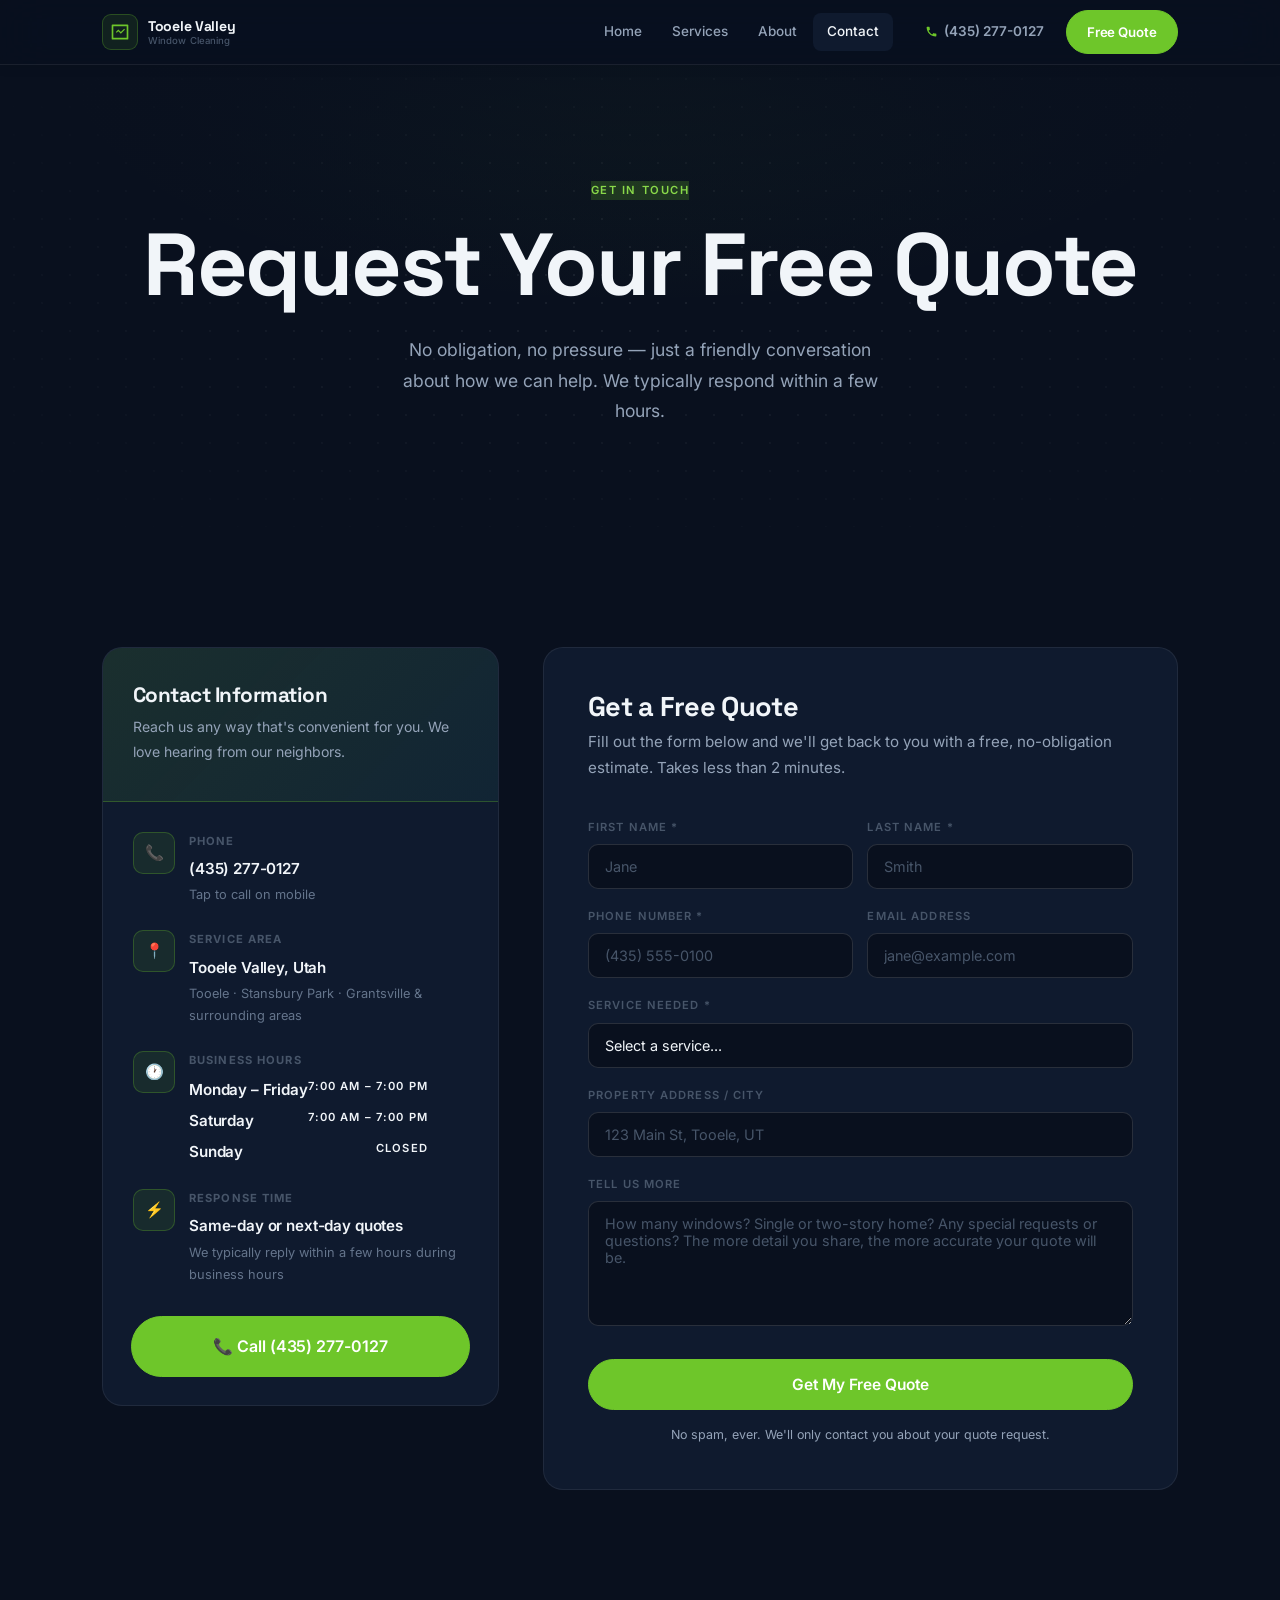
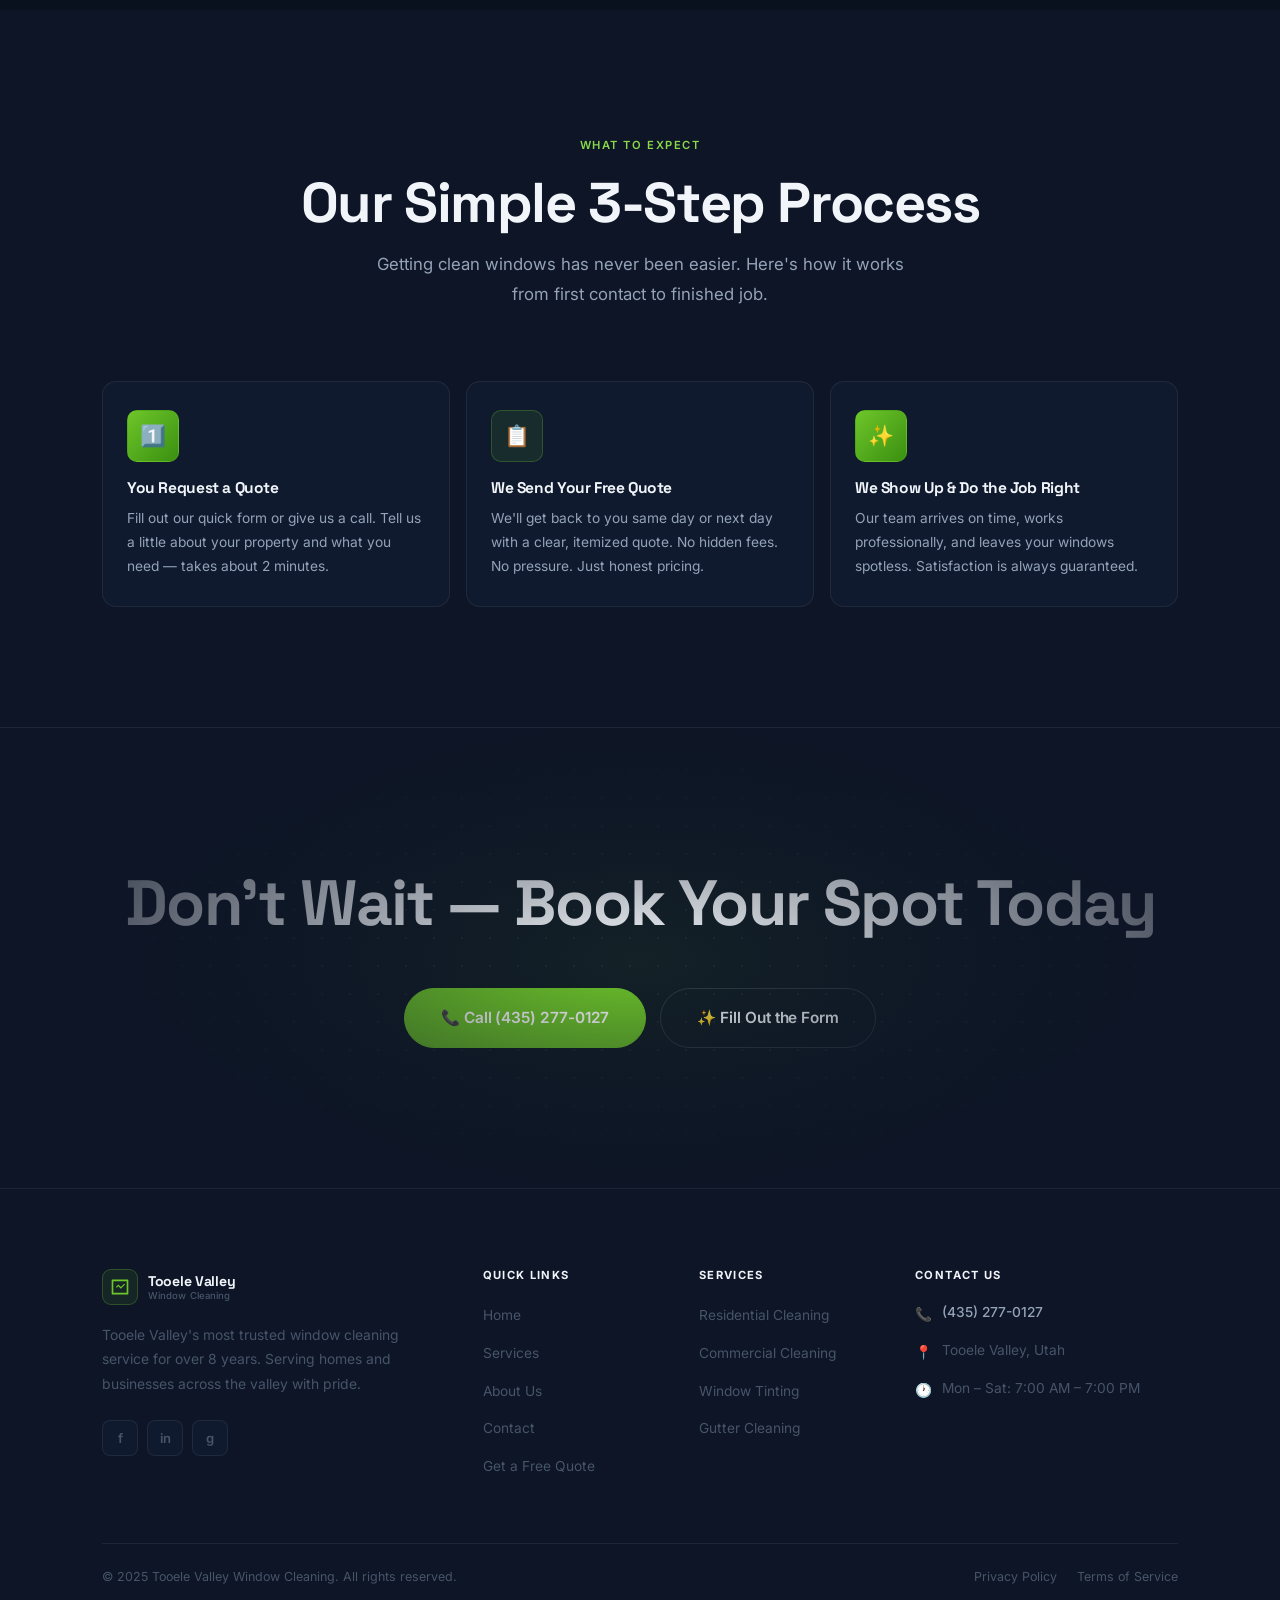
<file: contact.html>
<!DOCTYPE html>
<html lang="en">
<head>
  <meta charset="UTF-8" />
  <meta name="viewport" content="width=device-width, initial-scale=1.0" />
  <title>Contact & Free Quote | Tooele Valley Window Cleaning</title>
  <meta name="description" content="Request a free window cleaning quote in Tooele Valley, Utah. Call (435) 277-0127 or fill out our quick form. Mon–Sat 7am–7pm. Licensed & insured." />
  <link rel="icon" type="image/svg+xml" href="favicon.svg" />
  <link rel="stylesheet" href="css/style.css" />
  <link rel="preconnect" href="https://fonts.googleapis.com" />
  <link rel="preconnect" href="https://fonts.gstatic.com" crossorigin />
  <link href="https://fonts.googleapis.com/css2?family=Space+Grotesk:wght@400;500;600;700&family=Inter:wght@300;400;500;600&display=swap" rel="stylesheet" />
</head>
<body>

  <!-- ============ NAVBAR ============ -->
  <header class="navbar">
    <div class="container nav-inner">
      <a href="index.html" class="nav-logo">
        <div class="logo-icon">
          <svg viewBox="0 0 24 24" xmlns="http://www.w3.org/2000/svg">
            <path d="M21 3H3a1 1 0 00-1 1v16a1 1 0 001 1h18a1 1 0 001-1V4a1 1 0 00-1-1zm-1 16H4V5h16v14zM7 12l3-3 3 3 4-4 1 1-5 5-3-3-2 2-1-1z"/>
          </svg>
        </div>
        <div class="logo-text">
          <span class="logo-name">Tooele Valley</span>
          <span class="logo-sub">Window Cleaning</span>
        </div>
      </a>

      <nav class="nav-links">
        <a href="index.html">Home</a>
        <a href="services.html">Services</a>
        <a href="about.html">About</a>
        <a href="contact.html" class="active">Contact</a>
      </nav>

      <div class="nav-cta">
        <a href="tel:4352770127" class="nav-phone">
          <svg viewBox="0 0 24 24"><path d="M6.6 10.8c1.4 2.8 3.8 5.1 6.6 6.6l2.2-2.2c.3-.3.7-.4 1-.2 1.1.4 2.3.6 3.6.6.6 0 1 .4 1 1V20c0 .6-.4 1-1 1-9.4 0-17-7.6-17-17 0-.6.4-1 1-1h3.5c.6 0 1 .4 1 1 0 1.3.2 2.5.6 3.6.1.3 0 .7-.2 1L6.6 10.8z"/></svg>
          (435) 277-0127
        </a>
        <a href="contact.html" class="btn btn-primary btn-sm">Free Quote</a>
      </div>

      <button class="hamburger" aria-label="Toggle menu">
        <span></span><span></span><span></span>
      </button>
    </div>

    <nav class="mobile-nav">
      <a href="index.html">Home</a>
      <a href="services.html">Services</a>
      <a href="about.html">About</a>
      <a href="contact.html" class="active">Contact</a>
      <div class="mobile-cta">
        <a href="contact.html" class="btn btn-primary">Get a Free Quote</a>
        <a href="tel:4352770127" class="btn btn-outline">📞 (435) 277-0127</a>
      </div>
    </nav>
  </header>

  <!-- ============ PAGE HERO ============ -->
  <section class="page-hero">
    <div class="container">
      <div class="label-tag" style="background:rgba(110,198,42,0.2);color:#89d94a;">Get in Touch</div>
      <h1>Request Your Free Quote</h1>
      <p>No obligation, no pressure — just a friendly conversation about how we can help. We typically respond within a few hours.</p>
    </div>
  </section>

  <!-- ============ CONTACT SECTION ============ -->
  <section class="section">
    <div class="container">
      <div class="contact-layout">

        <!-- Contact Info Card -->
        <div class="contact-info-card fade-up">
          <div class="contact-info-header">
            <h3>Contact Information</h3>
            <p>Reach us any way that's convenient for you. We love hearing from our neighbors.</p>
          </div>

          <div class="contact-info-body">

            <div class="contact-info-item">
              <div class="contact-info-icon">📞</div>
              <div class="contact-info-text">
                <strong>Phone</strong>
                <a href="tel:4352770127">(435) 277-0127</a>
                <div style="font-size:0.8rem;color:#64748b;margin-top:2px;">Tap to call on mobile</div>
              </div>
            </div>

            <div class="contact-info-item">
              <div class="contact-info-icon">📍</div>
              <div class="contact-info-text">
                <strong>Service Area</strong>
                <span>Tooele Valley, Utah</span>
                <div style="font-size:0.8rem;color:#64748b;margin-top:2px;">Tooele · Stansbury Park · Grantsville &amp; surrounding areas</div>
              </div>
            </div>

            <div class="contact-info-item">
              <div class="contact-info-icon">🕐</div>
              <div class="contact-info-text">
                <strong>Business Hours</strong>
                <ul class="contact-hours-list" style="margin-top:6px;">
                  <li><span>Monday – Friday</span> <strong>7:00 AM – 7:00 PM</strong></li>
                  <li><span>Saturday</span> <strong>7:00 AM – 7:00 PM</strong></li>
                  <li><span>Sunday</span> <strong>Closed</strong></li>
                </ul>
              </div>
            </div>

            <div class="contact-info-item">
              <div class="contact-info-icon">⚡</div>
              <div class="contact-info-text">
                <strong>Response Time</strong>
                <span>Same-day or next-day quotes</span>
                <div style="font-size:0.8rem;color:#64748b;margin-top:2px;">We typically reply within a few hours during business hours</div>
              </div>
            </div>

          </div>

          <!-- Quick call CTA -->
          <div style="padding:0 28px 28px;">
            <a href="tel:4352770127" class="btn btn-primary" style="width:100%;justify-content:center;font-size:1rem;padding:16px;">
              📞 Call (435) 277-0127
            </a>
          </div>
        </div>

        <!-- Quote Form -->
        <div class="contact-form-card fade-up">
          <h3>Get a Free Quote</h3>
          <p>Fill out the form below and we'll get back to you with a free, no-obligation estimate. Takes less than 2 minutes.</p>

          <form id="quoteForm" action="https://api.web3forms.com/submit" method="POST" novalidate>

            <!-- Web3Forms hidden fields -->
            <input type="hidden" name="access_key" value="949398f5-8250-4531-96a0-903d0f42bba6" />
            <input type="hidden" name="subject" value="New Quote Request — Tooele Valley Window Cleaning" />
            <input type="hidden" name="from_name" value="Tooele Valley Window Cleaning Website" />
            <input type="hidden" name="redirect" value="false" />
            <input type="checkbox" name="botcheck" style="display:none;" tabindex="-1" autocomplete="off" />

            <div class="form-row">
              <div class="form-group">
                <label for="firstName">First Name *</label>
                <input type="text" id="firstName" name="firstName" placeholder="Jane" required />
              </div>
              <div class="form-group">
                <label for="lastName">Last Name *</label>
                <input type="text" id="lastName" name="lastName" placeholder="Smith" required />
              </div>
            </div>

            <div class="form-row">
              <div class="form-group">
                <label for="phone">Phone Number *</label>
                <input type="tel" id="phone" name="phone" placeholder="(435) 555-0100" required />
              </div>
              <div class="form-group">
                <label for="email">Email Address</label>
                <input type="email" id="email" name="email" placeholder="jane@example.com" />
              </div>
            </div>

            <div class="form-group">
              <label for="service">Service Needed *</label>
              <select id="service" name="service" required>
                <option value="" disabled selected>Select a service...</option>
                <option value="Residential Window Cleaning">Residential Window Cleaning</option>
                <option value="Commercial Window Cleaning">Commercial Window Cleaning</option>
                <option value="Window Tinting">Window Tinting</option>
                <option value="Gutter Cleaning">Gutter Cleaning</option>
                <option value="Multiple Services">Multiple Services</option>
                <option value="Not Sure / Other">Not Sure / Other</option>
              </select>
            </div>

            <div class="form-group">
              <label for="address">Property Address / City</label>
              <input type="text" id="address" name="address" placeholder="123 Main St, Tooele, UT" />
            </div>

            <div class="form-group">
              <label for="message">Tell Us More</label>
              <textarea id="message" name="message" placeholder="How many windows? Single or two-story home? Any special requests or questions? The more detail you share, the more accurate your quote will be."></textarea>
            </div>

            <button type="submit" class="btn btn-primary form-submit">
              Get My Free Quote
            </button>

            <p style="font-size:0.78rem;color:#94a3b8;text-align:center;margin-top:14px;">
              No spam, ever. We'll only contact you about your quote request.
            </p>

          </form>

          <!-- Success Message -->
          <div id="formSuccess" class="form-success">
            <div class="success-icon">✓</div>
            <h3>Thank you!</h3>
            <p>We will be in touch within 24 hours.</p>
            <p style="margin-top:12px;">Or if you'd prefer to talk right now:</p>
            <a href="tel:4352770127" class="btn btn-primary btn-lg" style="margin-top:16px;">📞 Call (435) 277-0127</a>
          </div>

          <!-- Error Message -->
          <div id="formError" class="form-error">
            <div class="error-icon">✕</div>
            <h3>Something went wrong</h3>
            <p>Please call us directly at <a href="tel:4352770127">(435) 277-0127</a></p>
            <button onclick="document.getElementById('formError').classList.remove('show');" class="btn btn-outline" style="margin-top:16px;">Try Again</button>
          </div>
        </div>

      </div>
    </div>
  </section>

  <!-- ============ WHY CONTACT US ============ -->
  <section class="section section-alt">
    <div class="container">
      <div class="section-header fade-up">
        <div class="label-tag">What to Expect</div>
        <h2>Our Simple 3-Step Process</h2>
        <p>Getting clean windows has never been easier. Here's how it works from first contact to finished job.</p>
      </div>

      <div class="features-grid" style="grid-template-columns: repeat(3, 1fr);">
        <div class="feature-card fade-up fade-up-delay-1">
          <div class="feature-icon" style="background:linear-gradient(135deg,#6ec62a,#3a9010);">1️⃣</div>
          <h3>You Request a Quote</h3>
          <p>Fill out our quick form or give us a call. Tell us a little about your property and what you need — takes about 2 minutes.</p>
        </div>
        <div class="feature-card fade-up fade-up-delay-2">
          <div class="feature-icon">📋</div>
          <h3>We Send Your Free Quote</h3>
          <p>We'll get back to you same day or next day with a clear, itemized quote. No hidden fees. No pressure. Just honest pricing.</p>
        </div>
        <div class="feature-card fade-up fade-up-delay-3">
          <div class="feature-icon" style="background:linear-gradient(135deg,#6ec62a,#3a9010);">✨</div>
          <h3>We Show Up &amp; Do the Job Right</h3>
          <p>Our team arrives on time, works professionally, and leaves your windows spotless. Satisfaction is always guaranteed.</p>
        </div>
      </div>
    </div>
  </section>

  <!-- ============ CTA BANNER ============ -->
  <section class="cta-banner">
    <div class="container">
      <div class="fade-up">
        <h2>Don't Wait — Book Your Spot Today</h2>
        <p>Our schedule fills up fast, especially in spring and fall. Lock in your cleaning now and enjoy crystal-clear windows all season long.</p>
        <div class="cta-buttons">
          <a href="tel:4352770127" class="btn btn-primary btn-lg">📞 Call (435) 277-0127</a>
          <a href="#quoteForm" class="btn btn-secondary btn-lg">✨ Fill Out the Form</a>
        </div>
      </div>
    </div>
  </section>

  <!-- ============ FOOTER ============ -->
  <footer class="footer">
    <div class="container">
      <div class="footer-grid">
        <div class="footer-brand">
          <a href="index.html" class="nav-logo">
            <div class="logo-icon">
              <svg viewBox="0 0 24 24" xmlns="http://www.w3.org/2000/svg">
                <path d="M21 3H3a1 1 0 00-1 1v16a1 1 0 001 1h18a1 1 0 001-1V4a1 1 0 00-1-1zm-1 16H4V5h16v14zM7 12l3-3 3 3 4-4 1 1-5 5-3-3-2 2-1-1z"/>
              </svg>
            </div>
            <div class="logo-text">
              <span class="logo-name">Tooele Valley</span>
              <span class="logo-sub">Window Cleaning</span>
            </div>
          </a>
          <p>Tooele Valley's most trusted window cleaning service for over 8 years. Serving homes and businesses across the valley with pride.</p>
          <div class="footer-social">
            <a href="#" aria-label="Facebook">f</a>
            <a href="#" aria-label="Instagram">in</a>
            <a href="#" aria-label="Google">g</a>
          </div>
        </div>

        <div class="footer-col">
          <h4>Quick Links</h4>
          <ul class="footer-links">
            <li><a href="index.html">Home</a></li>
            <li><a href="services.html">Services</a></li>
            <li><a href="about.html">About Us</a></li>
            <li><a href="contact.html">Contact</a></li>
            <li><a href="contact.html">Get a Free Quote</a></li>
          </ul>
        </div>

        <div class="footer-col">
          <h4>Services</h4>
          <ul class="footer-links">
            <li><a href="services.html#residential">Residential Cleaning</a></li>
            <li><a href="services.html#commercial">Commercial Cleaning</a></li>
            <li><a href="services.html#tinting">Window Tinting</a></li>
            <li><a href="services.html#gutters">Gutter Cleaning</a></li>
          </ul>
        </div>

        <div class="footer-col">
          <h4>Contact Us</h4>
          <ul class="footer-contact-list">
            <li class="footer-contact-item">
              <span class="icon">📞</span>
              <span><a href="tel:4352770127">(435) 277-0127</a></span>
            </li>
            <li class="footer-contact-item">
              <span class="icon">📍</span>
              <span>Tooele Valley, Utah</span>
            </li>
            <li class="footer-contact-item">
              <span class="icon">🕐</span>
              <span>Mon – Sat: 7:00 AM – 7:00 PM</span>
            </li>
          </ul>
        </div>
      </div>
    </div>

    <div class="footer-bottom">
      <div class="container footer-bottom-inner">
        <p>© 2025 Tooele Valley Window Cleaning. All rights reserved.</p>
        <div class="footer-bottom-links">
          <a href="#">Privacy Policy</a>
          <a href="#">Terms of Service</a>
        </div>
      </div>
    </div>
  </footer>

  <a href="tel:4352770127" class="float-call-btn" aria-label="Call us now">📞</a>

  <script src="js/main.js"></script>
</body>
</html>
</file>
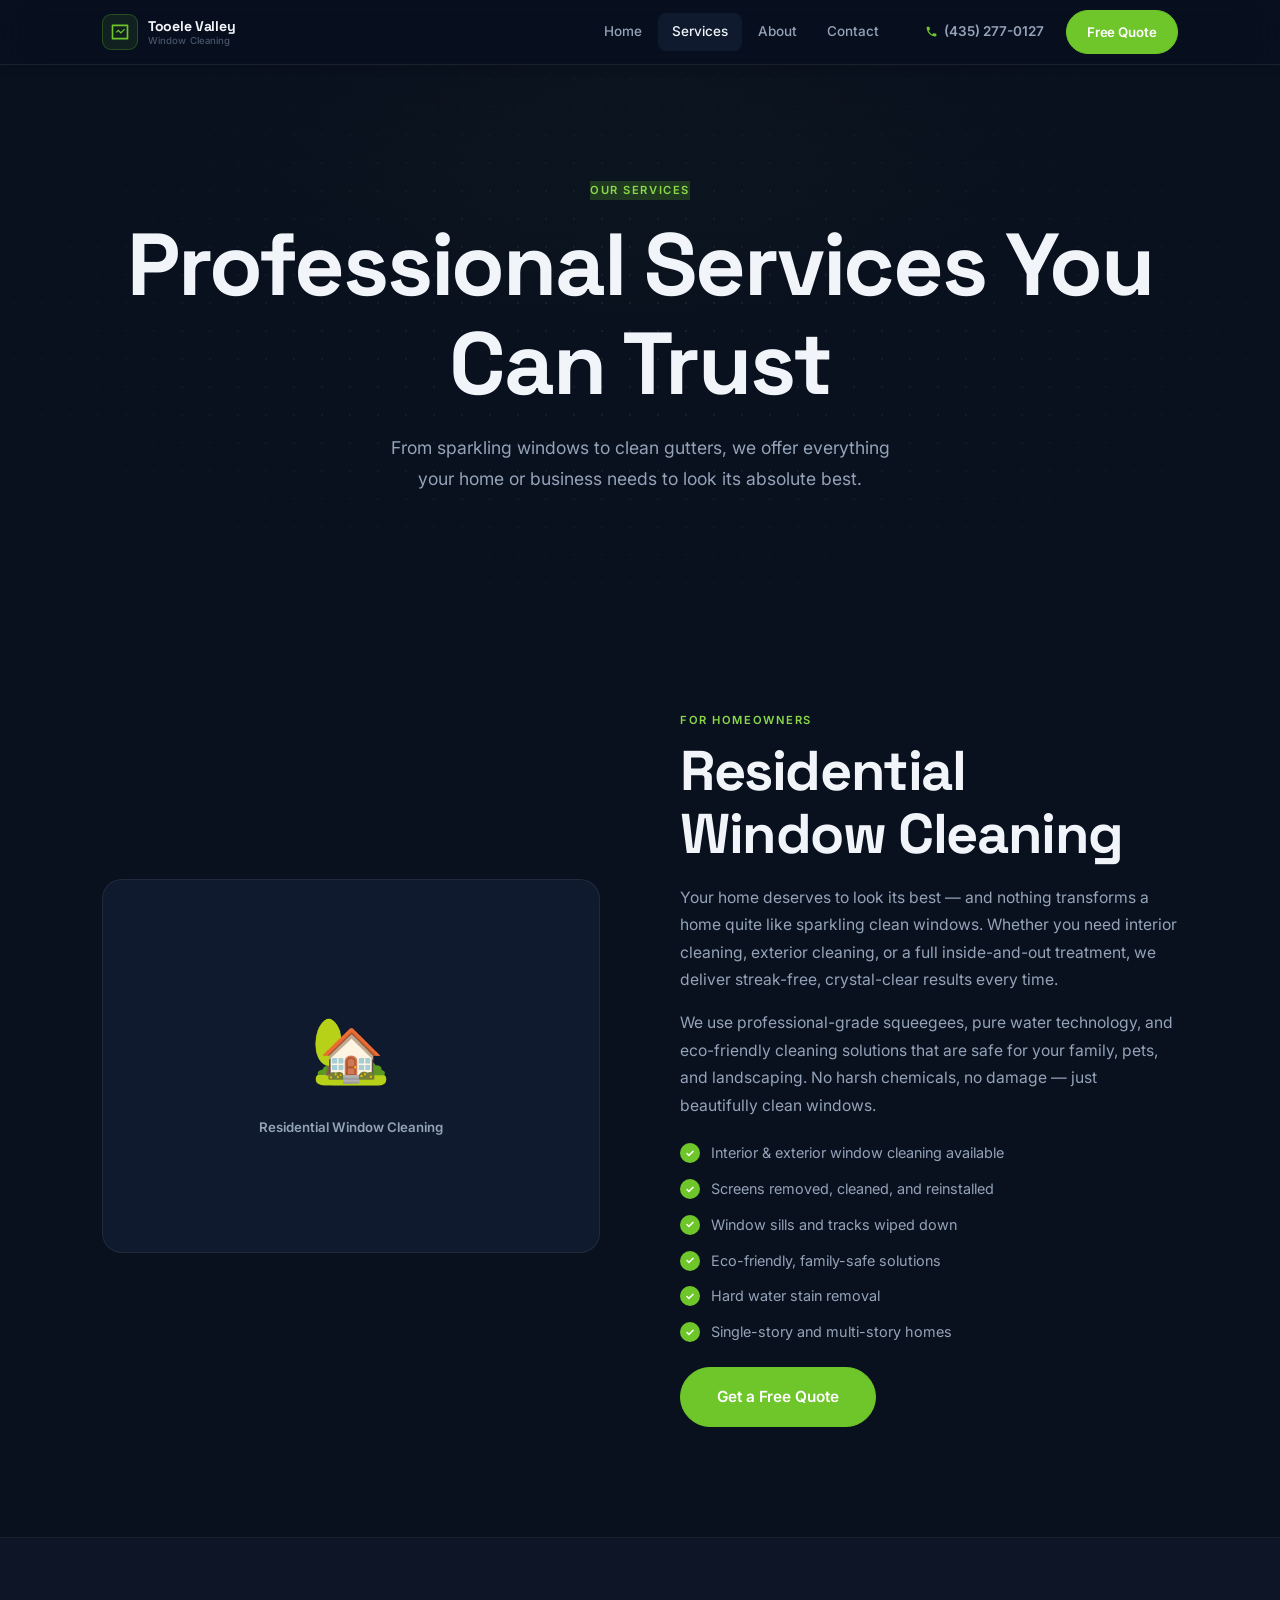
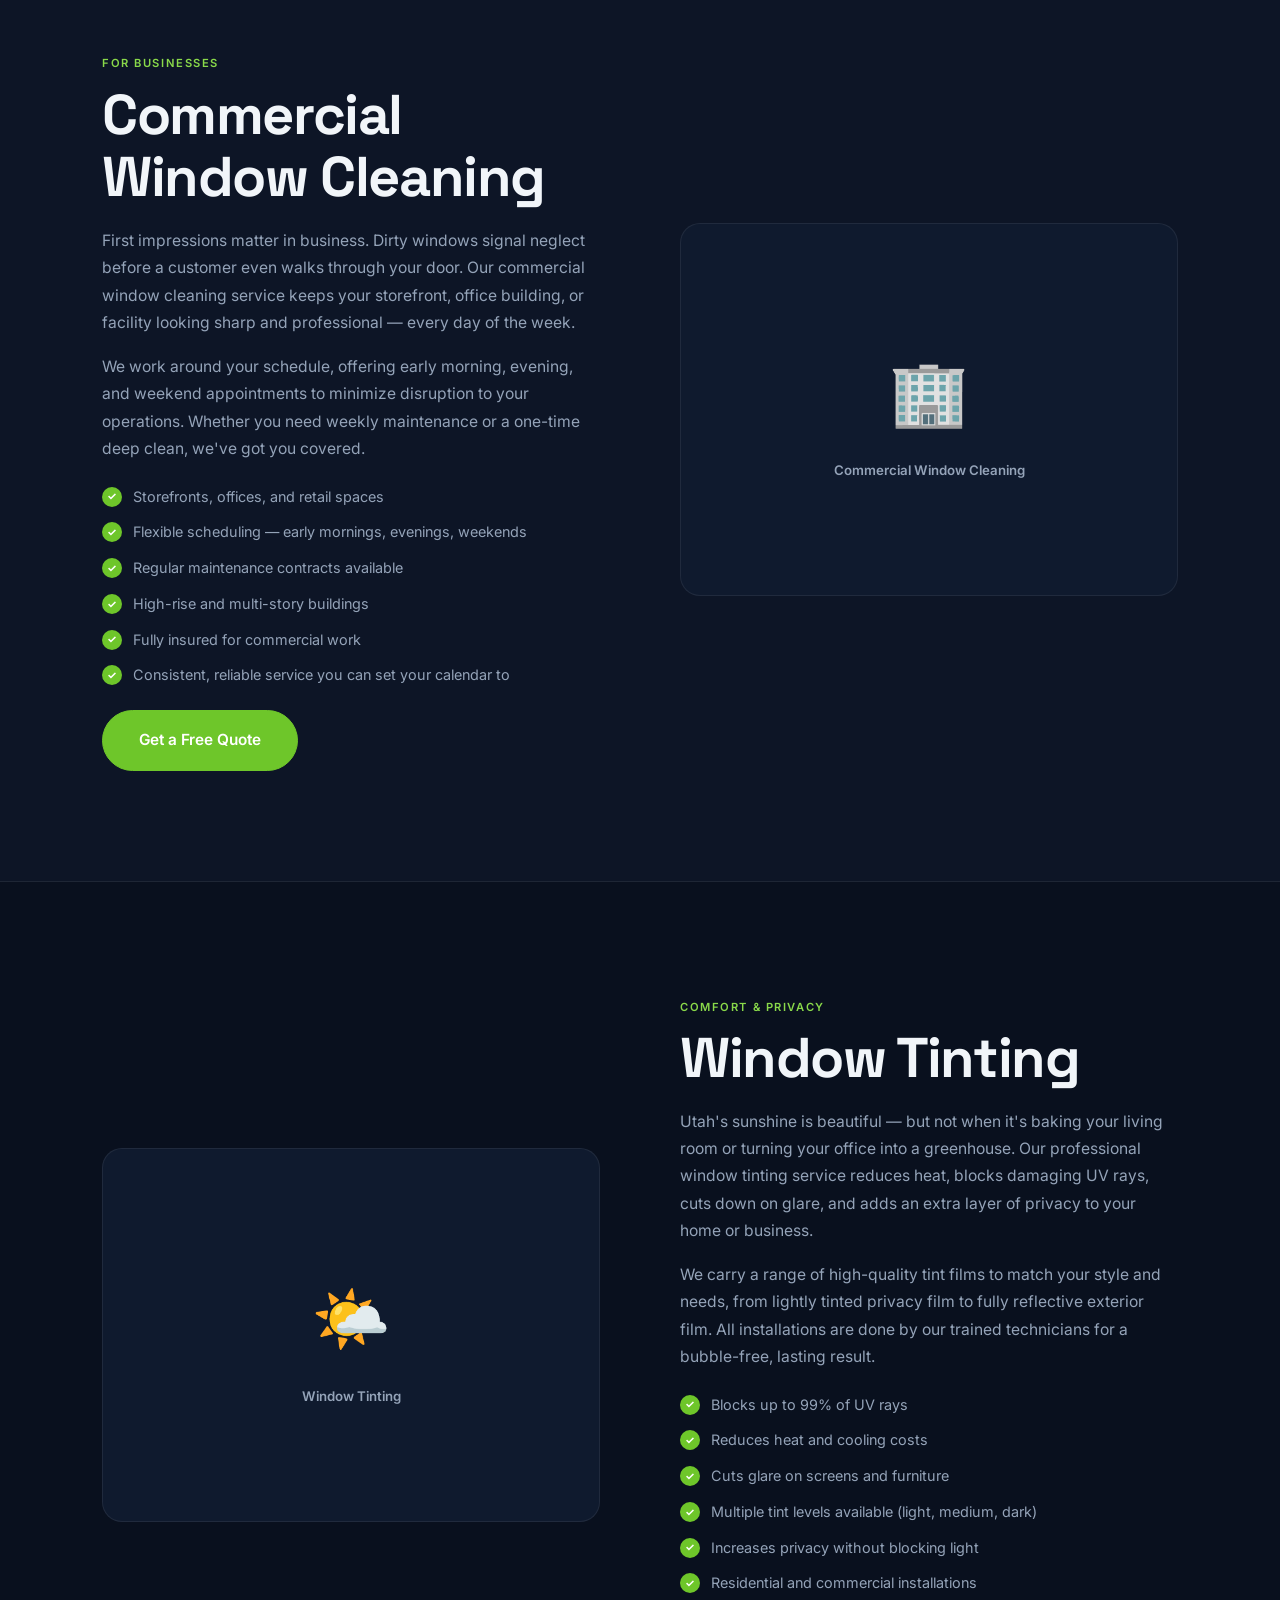
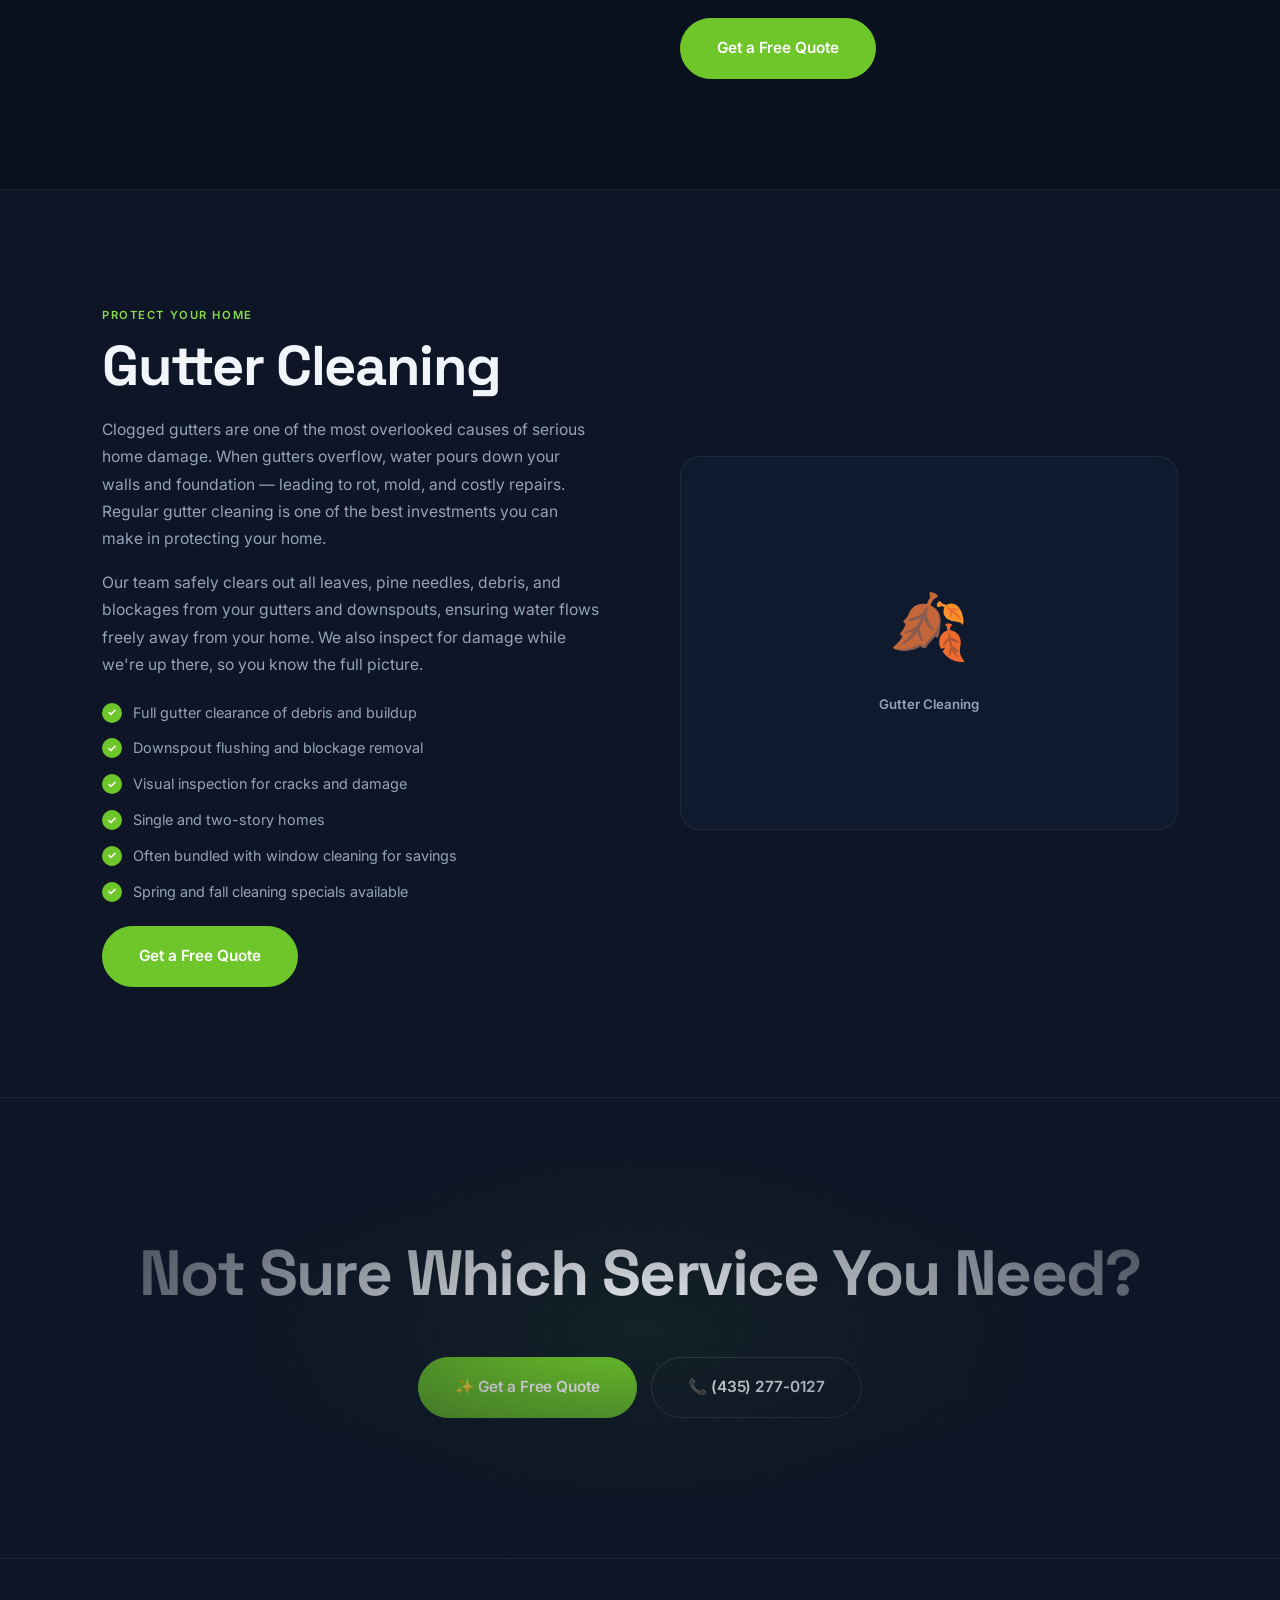
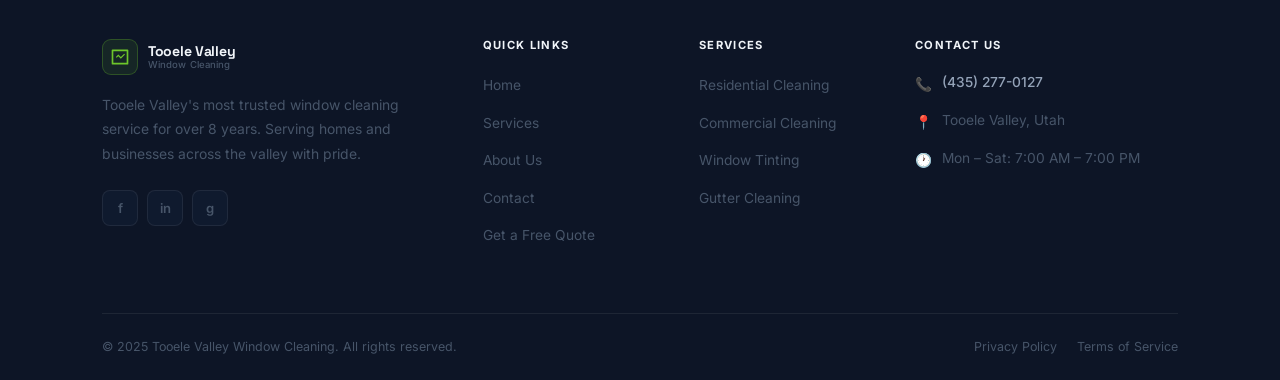
<file: services.html>
<!DOCTYPE html>
<html lang="en">
<head>
  <meta charset="UTF-8" />
  <meta name="viewport" content="width=device-width, initial-scale=1.0" />
  <title>Services | Tooele Valley Window Cleaning</title>
  <meta name="description" content="Professional window cleaning, commercial window cleaning, window tinting, and gutter cleaning services in Tooele Valley, Utah. Licensed & insured. Call (435) 277-0127." />
  <link rel="icon" type="image/svg+xml" href="favicon.svg" />
  <link rel="stylesheet" href="css/style.css" />
  <link rel="preconnect" href="https://fonts.googleapis.com" />
  <link rel="preconnect" href="https://fonts.gstatic.com" crossorigin />
  <link href="https://fonts.googleapis.com/css2?family=Space+Grotesk:wght@400;500;600;700&family=Inter:wght@300;400;500;600&display=swap" rel="stylesheet" />
</head>
<body>

  <!-- ============ NAVBAR ============ -->
  <header class="navbar">
    <div class="container nav-inner">
      <a href="index.html" class="nav-logo">
        <div class="logo-icon">
          <svg viewBox="0 0 24 24" xmlns="http://www.w3.org/2000/svg">
            <path d="M21 3H3a1 1 0 00-1 1v16a1 1 0 001 1h18a1 1 0 001-1V4a1 1 0 00-1-1zm-1 16H4V5h16v14zM7 12l3-3 3 3 4-4 1 1-5 5-3-3-2 2-1-1z"/>
          </svg>
        </div>
        <div class="logo-text">
          <span class="logo-name">Tooele Valley</span>
          <span class="logo-sub">Window Cleaning</span>
        </div>
      </a>

      <nav class="nav-links">
        <a href="index.html">Home</a>
        <a href="services.html" class="active">Services</a>
        <a href="about.html">About</a>
        <a href="contact.html">Contact</a>
      </nav>

      <div class="nav-cta">
        <a href="tel:4352770127" class="nav-phone">
          <svg viewBox="0 0 24 24"><path d="M6.6 10.8c1.4 2.8 3.8 5.1 6.6 6.6l2.2-2.2c.3-.3.7-.4 1-.2 1.1.4 2.3.6 3.6.6.6 0 1 .4 1 1V20c0 .6-.4 1-1 1-9.4 0-17-7.6-17-17 0-.6.4-1 1-1h3.5c.6 0 1 .4 1 1 0 1.3.2 2.5.6 3.6.1.3 0 .7-.2 1L6.6 10.8z"/></svg>
          (435) 277-0127
        </a>
        <a href="contact.html" class="btn btn-primary btn-sm">Free Quote</a>
      </div>

      <button class="hamburger" aria-label="Toggle menu">
        <span></span><span></span><span></span>
      </button>
    </div>

    <nav class="mobile-nav">
      <a href="index.html">Home</a>
      <a href="services.html" class="active">Services</a>
      <a href="about.html">About</a>
      <a href="contact.html">Contact</a>
      <div class="mobile-cta">
        <a href="contact.html" class="btn btn-primary">Get a Free Quote</a>
        <a href="tel:4352770127" class="btn btn-outline">📞 (435) 277-0127</a>
      </div>
    </nav>
  </header>

  <!-- ============ PAGE HERO ============ -->
  <section class="page-hero">
    <div class="container">
      <div class="label-tag" style="background:rgba(110,198,42,0.2);color:#89d94a;">Our Services</div>
      <h1>Professional Services You Can Trust</h1>
      <p>From sparkling windows to clean gutters, we offer everything your home or business needs to look its absolute best.</p>
    </div>
  </section>

  <!-- ============ SERVICES LIST ============ -->
  <div class="services-list">

    <!-- Residential Window Cleaning -->
    <section class="service-detail" id="residential">
      <div class="container">
        <div class="service-detail-inner">
          <div class="service-detail-visual s1">
            <div class="service-visual-overlay">
              <div class="service-visual-icon">🏡</div>
              <div class="service-visual-text">Residential Window Cleaning</div>
            </div>
          </div>
          <div class="service-detail-content">
            <div class="label-tag">For Homeowners</div>
            <h2>Residential Window Cleaning</h2>
            <p>Your home deserves to look its best — and nothing transforms a home quite like sparkling clean windows. Whether you need interior cleaning, exterior cleaning, or a full inside-and-out treatment, we deliver streak-free, crystal-clear results every time.</p>
            <p>We use professional-grade squeegees, pure water technology, and eco-friendly cleaning solutions that are safe for your family, pets, and landscaping. No harsh chemicals, no damage — just beautifully clean windows.</p>

            <div class="service-features">
              <div class="service-feature-item">Interior &amp; exterior window cleaning available</div>
              <div class="service-feature-item">Screens removed, cleaned, and reinstalled</div>
              <div class="service-feature-item">Window sills and tracks wiped down</div>
              <div class="service-feature-item">Eco-friendly, family-safe solutions</div>
              <div class="service-feature-item">Hard water stain removal</div>
              <div class="service-feature-item">Single-story and multi-story homes</div>
            </div>

            <a href="contact.html" class="btn btn-primary btn-lg">Get a Free Quote</a>
          </div>
        </div>
      </div>
    </section>

    <!-- Commercial Window Cleaning -->
    <section class="service-detail" id="commercial">
      <div class="container">
        <div class="service-detail-inner">
          <div class="service-detail-visual s2">
            <div class="service-visual-overlay">
              <div class="service-visual-icon">🏢</div>
              <div class="service-visual-text">Commercial Window Cleaning</div>
            </div>
          </div>
          <div class="service-detail-content">
            <div class="label-tag">For Businesses</div>
            <h2>Commercial Window Cleaning</h2>
            <p>First impressions matter in business. Dirty windows signal neglect before a customer even walks through your door. Our commercial window cleaning service keeps your storefront, office building, or facility looking sharp and professional — every day of the week.</p>
            <p>We work around your schedule, offering early morning, evening, and weekend appointments to minimize disruption to your operations. Whether you need weekly maintenance or a one-time deep clean, we've got you covered.</p>

            <div class="service-features">
              <div class="service-feature-item">Storefronts, offices, and retail spaces</div>
              <div class="service-feature-item">Flexible scheduling — early mornings, evenings, weekends</div>
              <div class="service-feature-item">Regular maintenance contracts available</div>
              <div class="service-feature-item">High-rise and multi-story buildings</div>
              <div class="service-feature-item">Fully insured for commercial work</div>
              <div class="service-feature-item">Consistent, reliable service you can set your calendar to</div>
            </div>

            <a href="contact.html" class="btn btn-primary btn-lg">Get a Free Quote</a>
          </div>
        </div>
      </div>
    </section>

    <!-- Window Tinting -->
    <section class="service-detail" id="tinting">
      <div class="container">
        <div class="service-detail-inner">
          <div class="service-detail-visual s3">
            <div class="service-visual-overlay">
              <div class="service-visual-icon">🌤️</div>
              <div class="service-visual-text">Window Tinting</div>
            </div>
          </div>
          <div class="service-detail-content">
            <div class="label-tag">Comfort &amp; Privacy</div>
            <h2>Window Tinting</h2>
            <p>Utah's sunshine is beautiful — but not when it's baking your living room or turning your office into a greenhouse. Our professional window tinting service reduces heat, blocks damaging UV rays, cuts down on glare, and adds an extra layer of privacy to your home or business.</p>
            <p>We carry a range of high-quality tint films to match your style and needs, from lightly tinted privacy film to fully reflective exterior film. All installations are done by our trained technicians for a bubble-free, lasting result.</p>

            <div class="service-features">
              <div class="service-feature-item">Blocks up to 99% of UV rays</div>
              <div class="service-feature-item">Reduces heat and cooling costs</div>
              <div class="service-feature-item">Cuts glare on screens and furniture</div>
              <div class="service-feature-item">Multiple tint levels available (light, medium, dark)</div>
              <div class="service-feature-item">Increases privacy without blocking light</div>
              <div class="service-feature-item">Residential and commercial installations</div>
            </div>

            <a href="contact.html" class="btn btn-primary btn-lg">Get a Free Quote</a>
          </div>
        </div>
      </div>
    </section>

    <!-- Gutter Cleaning -->
    <section class="service-detail" id="gutters">
      <div class="container">
        <div class="service-detail-inner">
          <div class="service-detail-visual s4">
            <div class="service-visual-overlay">
              <div class="service-visual-icon">🍂</div>
              <div class="service-visual-text">Gutter Cleaning</div>
            </div>
          </div>
          <div class="service-detail-content">
            <div class="label-tag">Protect Your Home</div>
            <h2>Gutter Cleaning</h2>
            <p>Clogged gutters are one of the most overlooked causes of serious home damage. When gutters overflow, water pours down your walls and foundation — leading to rot, mold, and costly repairs. Regular gutter cleaning is one of the best investments you can make in protecting your home.</p>
            <p>Our team safely clears out all leaves, pine needles, debris, and blockages from your gutters and downspouts, ensuring water flows freely away from your home. We also inspect for damage while we're up there, so you know the full picture.</p>

            <div class="service-features">
              <div class="service-feature-item">Full gutter clearance of debris and buildup</div>
              <div class="service-feature-item">Downspout flushing and blockage removal</div>
              <div class="service-feature-item">Visual inspection for cracks and damage</div>
              <div class="service-feature-item">Single and two-story homes</div>
              <div class="service-feature-item">Often bundled with window cleaning for savings</div>
              <div class="service-feature-item">Spring and fall cleaning specials available</div>
            </div>

            <a href="contact.html" class="btn btn-primary btn-lg">Get a Free Quote</a>
          </div>
        </div>
      </div>
    </section>

  </div>

  <!-- ============ CTA BANNER ============ -->
  <section class="cta-banner">
    <div class="container">
      <div class="fade-up">
        <h2>Not Sure Which Service You Need?</h2>
        <p>Give us a call or send a message. We'll walk you through your options and put together a free, no-pressure quote tailored to your property.</p>
        <div class="cta-buttons">
          <a href="contact.html" class="btn btn-primary btn-lg">✨ Get a Free Quote</a>
          <a href="tel:4352770127" class="btn btn-secondary btn-lg">📞 (435) 277-0127</a>
        </div>
      </div>
    </div>
  </section>

  <!-- ============ FOOTER ============ -->
  <footer class="footer">
    <div class="container">
      <div class="footer-grid">
        <div class="footer-brand">
          <a href="index.html" class="nav-logo">
            <div class="logo-icon">
              <svg viewBox="0 0 24 24" xmlns="http://www.w3.org/2000/svg">
                <path d="M21 3H3a1 1 0 00-1 1v16a1 1 0 001 1h18a1 1 0 001-1V4a1 1 0 00-1-1zm-1 16H4V5h16v14zM7 12l3-3 3 3 4-4 1 1-5 5-3-3-2 2-1-1z"/>
              </svg>
            </div>
            <div class="logo-text">
              <span class="logo-name">Tooele Valley</span>
              <span class="logo-sub">Window Cleaning</span>
            </div>
          </a>
          <p>Tooele Valley's most trusted window cleaning service for over 8 years. Serving homes and businesses across the valley with pride.</p>
          <div class="footer-social">
            <a href="#" aria-label="Facebook">f</a>
            <a href="#" aria-label="Instagram">in</a>
            <a href="#" aria-label="Google">g</a>
          </div>
        </div>

        <div class="footer-col">
          <h4>Quick Links</h4>
          <ul class="footer-links">
            <li><a href="index.html">Home</a></li>
            <li><a href="services.html">Services</a></li>
            <li><a href="about.html">About Us</a></li>
            <li><a href="contact.html">Contact</a></li>
            <li><a href="contact.html">Get a Free Quote</a></li>
          </ul>
        </div>

        <div class="footer-col">
          <h4>Services</h4>
          <ul class="footer-links">
            <li><a href="#residential">Residential Cleaning</a></li>
            <li><a href="#commercial">Commercial Cleaning</a></li>
            <li><a href="#tinting">Window Tinting</a></li>
            <li><a href="#gutters">Gutter Cleaning</a></li>
          </ul>
        </div>

        <div class="footer-col">
          <h4>Contact Us</h4>
          <ul class="footer-contact-list">
            <li class="footer-contact-item">
              <span class="icon">📞</span>
              <span><a href="tel:4352770127">(435) 277-0127</a></span>
            </li>
            <li class="footer-contact-item">
              <span class="icon">📍</span>
              <span>Tooele Valley, Utah</span>
            </li>
            <li class="footer-contact-item">
              <span class="icon">🕐</span>
              <span>Mon – Sat: 7:00 AM – 7:00 PM</span>
            </li>
          </ul>
        </div>
      </div>
    </div>

    <div class="footer-bottom">
      <div class="container footer-bottom-inner">
        <p>© 2025 Tooele Valley Window Cleaning. All rights reserved.</p>
        <div class="footer-bottom-links">
          <a href="#">Privacy Policy</a>
          <a href="#">Terms of Service</a>
        </div>
      </div>
    </div>
  </footer>

  <a href="tel:4352770127" class="float-call-btn" aria-label="Call us now">📞</a>

  <script src="js/main.js"></script>
</body>
</html>
</file>
<file: css/style.css>
/* ================================================
   TOOELE VALLEY WINDOW CLEANING
   Patchwebdesign.org-inspired redesign
   Dark mode · Space Grotesk · Lime accent · Dot grid
   ================================================ */

@import url('https://fonts.googleapis.com/css2?family=Space+Grotesk:wght@400;500;600;700&family=Inter:wght@300;400;500;600&display=swap');

/* ================================================
   VARIABLES
   ================================================ */
:root {
  /* Dark backgrounds */
  --bg:       #09101e;
  --bg-2:     #0d1526;
  --card:     #0f1a2e;
  --card-h:   #141f38;
  --card-2:   #111928;

  /* Borders */
  --b:        rgba(255,255,255,0.07);
  --b-h:      rgba(255,255,255,0.13);
  --b-lime:   rgba(110,198,42,0.28);

  /* Text */
  --t1:       #f1f5f9;
  --t2:       #94a3b8;
  --t3:       #475569;

  /* Lime accent */
  --lime:     #6ec62a;
  --lime-l:   #89d94a;
  --lime-d:   #58a01f;
  --lime-10:  rgba(110,198,42,0.10);
  --lime-20:  rgba(110,198,42,0.20);

  /* Shadows */
  --sh:       0 4px 24px rgba(0,0,0,0.5);
  --sh-lg:    0 16px 48px rgba(0,0,0,0.6);

  /* Misc */
  --ease:     cubic-bezier(0.4,0,0.2,1);
  --t:        all 0.2s var(--ease);
  --r:        10px;
  --r-lg:     14px;
  --r-xl:     20px;
}

/* ================================================
   RESET & BASE
   ================================================ */
*, *::before, *::after { box-sizing: border-box; margin: 0; padding: 0; }
html { scroll-behavior: smooth; }
body {
  font-family: 'Inter', -apple-system, sans-serif;
  font-size: 16px;
  line-height: 1.72;
  color: var(--t2);
  background: var(--bg);
  overflow-x: hidden;
  -webkit-font-smoothing: antialiased;
}
img { max-width: 100%; display: block; }
a { text-decoration: none; color: inherit; }
ul { list-style: none; }

/* ================================================
   TYPOGRAPHY
   ================================================ */
h1, h2, h3, h4 {
  font-family: 'Space Grotesk', sans-serif;
  font-weight: 700;
  line-height: 1.12;
  letter-spacing: -0.025em;
  color: var(--t1);
}

h1 { font-size: clamp(2.6rem, 7vw, 5.5rem); }
h2 { font-size: clamp(1.9rem, 4.5vw, 3.5rem); }
h3 { font-size: clamp(1.1rem, 2vw, 1.35rem); }

p { color: var(--t2); line-height: 1.75; }

/* Gradient headline text — lime to teal */
.grad {
  background: linear-gradient(135deg, #89d94a 0%, #6ec62a 40%, #34d399 100%);
  -webkit-background-clip: text;
  -webkit-text-fill-color: transparent;
  background-clip: text;
}

/* ================================================
   LAYOUT
   ================================================ */
.container { max-width: 1140px; margin: 0 auto; padding: 0 32px; }

.section     { padding: 120px 0; }
.section-alt { background: var(--bg-2); }

.section-header {
  text-align: center;
  margin-bottom: 72px;
}
.section-header h2 { margin-bottom: 16px; }
.section-header p  { font-size: 1.05rem; max-width: 540px; margin: 0 auto; }

/* Eyebrow */
.label-tag {
  display: inline-block;
  font-family: 'Inter', sans-serif;
  font-size: 0.7rem;
  font-weight: 600;
  letter-spacing: 0.14em;
  text-transform: uppercase;
  color: var(--lime-l);
  margin-bottom: 16px;
}

/* Dot-grid pattern (reusable) */
.dot-grid {
  background-image: radial-gradient(circle, rgba(255,255,255,0.08) 1px, transparent 1px);
  background-size: 28px 28px;
}

/* ================================================
   BUTTONS
   ================================================ */
.btn {
  display: inline-flex;
  align-items: center;
  gap: 8px;
  padding: 13px 26px;
  border-radius: 50px;
  font-family: 'Inter', sans-serif;
  font-size: 0.9rem;
  font-weight: 600;
  cursor: pointer;
  border: 1px solid transparent;
  transition: var(--t);
  white-space: nowrap;
  letter-spacing: -0.005em;
}

.btn-primary {
  background: var(--lime);
  color: #fff !important;
  border-color: var(--lime);
}
.btn-primary:hover {
  background: var(--lime-d);
  border-color: var(--lime-d);
  transform: translateY(-2px);
  box-shadow: 0 8px 28px rgba(110,198,42,0.38);
}

.btn-secondary {
  background: transparent;
  color: var(--t1) !important;
  border-color: var(--b-h);
}
.btn-secondary:hover {
  background: var(--card-h);
  border-color: rgba(255,255,255,0.22);
  transform: translateY(-2px);
}

.btn-outline {
  background: transparent;
  color: var(--t1) !important;
  border-color: var(--b-h);
}
.btn-outline:hover {
  background: var(--card);
  border-color: rgba(255,255,255,0.22);
  transform: translateY(-2px);
}

.btn-navy {
  background: var(--card);
  color: var(--t1) !important;
  border-color: var(--b-h);
}
.btn-navy:hover {
  background: var(--card-h);
  border-color: var(--b-lime);
  transform: translateY(-2px);
}

.btn-lg  { padding: 16px 36px; font-size: 0.96rem; }
.btn-sm  { padding: 10px 20px; font-size: 0.83rem; }

/* ================================================
   NAVBAR — frosted glass dark
   ================================================ */
.navbar {
  position: sticky;
  top: 0;
  z-index: 1000;
  background: rgba(9,16,30,0.82);
  backdrop-filter: blur(24px) saturate(1.8);
  -webkit-backdrop-filter: blur(24px) saturate(1.8);
  border-bottom: 1px solid var(--b);
  transition: var(--t);
}

.nav-inner {
  display: flex;
  align-items: center;
  height: 64px;
  gap: 20px;
}

.nav-logo { display: flex; align-items: center; gap: 10px; flex-shrink: 0; margin-right: auto; }

.logo-icon {
  width: 36px; height: 36px;
  background: var(--lime-10);
  border: 1px solid var(--b-lime);
  border-radius: 9px;
  display: flex; align-items: center; justify-content: center;
  flex-shrink: 0;
  transition: var(--t);
}
.logo-icon:hover { background: var(--lime-20); }
.logo-icon svg { width: 20px; height: 20px; fill: var(--lime); }

.logo-text { display: flex; flex-direction: column; line-height: 1.15; }
.logo-name { font-family: 'Space Grotesk', sans-serif; font-size: 0.88rem; font-weight: 700; color: var(--t1); letter-spacing: -0.02em; }
.logo-sub  { font-size: 0.6rem; font-weight: 500; color: var(--t3); letter-spacing: 0.01em; }

.nav-links { display: flex; align-items: center; gap: 2px; }
.nav-links a {
  padding: 7px 14px;
  border-radius: 8px;
  font-size: 0.845rem;
  font-weight: 500;
  color: var(--t2);
  transition: var(--t);
}
.nav-links a:hover, .nav-links a.active { color: var(--t1); background: var(--card); }

.nav-cta { display: flex; align-items: center; gap: 10px; flex-shrink: 0; }

.nav-phone {
  display: flex; align-items: center; gap: 6px;
  font-size: 0.845rem; font-weight: 600; color: var(--t2);
  padding: 7px 12px; border-radius: 8px; transition: var(--t);
}
.nav-phone:hover { color: var(--t1); background: var(--card); }
.nav-phone svg { width: 13px; height: 13px; fill: var(--lime); flex-shrink: 0; }

/* Hamburger */
.hamburger { display: none; flex-direction: column; gap: 5px; cursor: pointer; padding: 8px; border-radius: 8px; background: none; border: none; }
.hamburger span { display: block; width: 22px; height: 2px; background: var(--t2); border-radius: 2px; transition: var(--t); }
.hamburger.open span:nth-child(1) { transform: translateY(7px) rotate(45deg); }
.hamburger.open span:nth-child(2) { opacity: 0; }
.hamburger.open span:nth-child(3) { transform: translateY(-7px) rotate(-45deg); }

/* Mobile nav */
.mobile-nav {
  display: none;
  background: var(--bg);
  border-top: 1px solid var(--b);
  padding: 10px 0 20px;
}
.mobile-nav.open { display: block; }
.mobile-nav a { display: block; padding: 12px 32px; font-size: 0.95rem; font-weight: 500; color: var(--t2); transition: var(--t); }
.mobile-nav a:hover, .mobile-nav a.active { color: var(--t1); background: var(--card); }
.mobile-cta { padding: 14px 20px 0; margin-top: 8px; border-top: 1px solid var(--b); display: flex; flex-direction: column; gap: 10px; }
.mobile-cta a.btn { justify-content: center; }

/* ================================================
   HERO — dot grid · lime glow · full dark
   ================================================ */
.hero {
  position: relative;
  background: var(--bg);
  padding: 160px 0 140px;
  text-align: center;
  overflow: hidden;
  /* Dot grid */
  background-image: radial-gradient(circle, rgba(255,255,255,0.08) 1px, transparent 1px);
  background-size: 28px 28px;
}

/* Fade-out mask on dot grid */
.hero::after {
  content: '';
  position: absolute;
  inset: 0;
  background: radial-gradient(ellipse 85% 85% at 50% 50%, transparent 0%, var(--bg) 75%);
  pointer-events: none;
}

/* Lime radial glow */
.hero::before {
  content: '';
  position: absolute;
  top: -5%;
  left: 50%;
  transform: translateX(-50%);
  width: 900px;
  height: 600px;
  background: radial-gradient(ellipse at center, rgba(110,198,42,0.09) 0%, transparent 65%);
  pointer-events: none;
  z-index: 1;
}

.hero-content {
  display: flex !important;
  flex-direction: column !important;
  align-items: center !important;
  position: relative;
  z-index: 2;
}

.hero-visual { display: none !important; }
.hero-text   { width: 100%; max-width: 960px; margin: 0 auto; }

/* Pulsing badge */
.hero-badge {
  display: inline-flex;
  align-items: center;
  gap: 8px;
  background: var(--lime-10);
  border: 1px solid var(--b-lime);
  border-radius: 50px;
  padding: 6px 14px;
  font-family: 'Inter', sans-serif;
  font-size: 0.72rem;
  font-weight: 600;
  letter-spacing: 0.12em;
  text-transform: uppercase;
  color: var(--lime-l);
  margin-bottom: 36px;
}

.hero-badge::before {
  content: '';
  width: 6px; height: 6px;
  background: var(--lime);
  border-radius: 50%;
  flex-shrink: 0;
  animation: pulse 2.5s ease-in-out infinite;
}

@keyframes pulse {
  0%, 100% { opacity: 1; transform: scale(1); }
  50%       { opacity: 0.3; transform: scale(0.85); }
}

.hero-text h1 {
  color: var(--t1);
  margin-bottom: 26px;
  font-size: clamp(2.8rem, 8vw, 6rem);
}

.hero-text p {
  color: var(--t2);
  font-size: clamp(1rem, 1.8vw, 1.18rem);
  max-width: 500px;
  margin: 0 auto 48px;
}

.hero-buttons { display: flex; gap: 14px; justify-content: center; flex-wrap: wrap; }

/* Benefit badges row */
.hero-badges-row {
  display: flex;
  align-items: center;
  justify-content: center;
  gap: 12px;
  flex-wrap: wrap;
  margin-top: 52px;
}

.hero-badge-pill {
  display: inline-flex;
  align-items: center;
  gap: 8px;
  background: var(--card);
  border: 1px solid var(--b);
  border-radius: 50px;
  padding: 8px 16px;
  font-size: 0.82rem;
  font-weight: 500;
  color: var(--t2);
  transition: var(--t);
}
.hero-badge-pill:hover { border-color: var(--b-lime); color: var(--t1); }
.hero-badge-pill .dot  { width: 6px; height: 6px; background: var(--lime); border-radius: 50%; flex-shrink: 0; }

/* Stats strip */
.hero-stats {
  display: flex;
  justify-content: center;
  gap: 0;
  margin-top: 64px;
  padding-top: 44px;
  border-top: 1px solid var(--b);
  flex-wrap: wrap;
}

.hero-stat { text-align: center; padding: 0 48px; position: relative; }

.hero-stat + .hero-stat::before {
  content: '';
  position: absolute; left: 0; top: 15%; height: 70%; width: 1px;
  background: var(--b);
}

.hero-stat .num {
  display: block;
  font-family: 'Space Grotesk', sans-serif;
  font-size: 2.4rem; font-weight: 700;
  color: var(--t1);
  letter-spacing: -0.04em;
  line-height: 1;
  margin-bottom: 6px;
}

.hero-stat .lbl {
  font-size: 0.7rem; font-weight: 600;
  color: var(--t3);
  letter-spacing: 0.12em;
  text-transform: uppercase;
}

/* ================================================
   TICKER
   ================================================ */
.ticker-section {
  background: var(--bg-2);
  border-top: 1px solid var(--b);
  border-bottom: 1px solid var(--b);
  padding: 16px 0;
  overflow: hidden;
}

.ticker-track {
  display: flex; gap: 0;
  animation: ticker 30s linear infinite;
  width: max-content;
}
.ticker-track:hover { animation-play-state: paused; }

@keyframes ticker {
  0%   { transform: translateX(0); }
  100% { transform: translateX(-50%); }
}

.ticker-item {
  display: flex; align-items: center; gap: 12px;
  padding: 0 36px;
  font-family: 'Inter', sans-serif;
  font-size: 0.78rem; font-weight: 600;
  color: var(--t3);
  letter-spacing: 0.08em;
  text-transform: uppercase;
  white-space: nowrap;
}

.ticker-dot { width: 4px; height: 4px; background: var(--lime); border-radius: 50%; flex-shrink: 0; }

/* ================================================
   WHY CHOOSE US — numbered rows on dark
   ================================================ */
.features-list {
  display: flex;
  flex-direction: column;
  border-top: 1px solid var(--b);
}

.feature-row {
  display: grid;
  grid-template-columns: 72px 1fr 52px;
  align-items: center;
  gap: 36px;
  padding: 44px 0;
  border-bottom: 1px solid var(--b);
  transition: var(--t);
  border-radius: 0;
}

.feature-row:hover {
  background: var(--card);
  padding-left: 28px;
  padding-right: 28px;
  margin: 0 -28px;
  border-radius: var(--r-lg);
  border-color: transparent;
}

.feature-row-num {
  font-family: 'Space Grotesk', sans-serif;
  font-size: 0.8rem;
  font-weight: 700;
  color: var(--lime);
  letter-spacing: 0.06em;
}

.feature-row-body h3 { margin-bottom: 8px; color: var(--t1); font-size: 1.3rem; }
.feature-row-body p  { font-size: 0.95rem; max-width: 600px; }

.feature-row-icon { font-size: 1.8rem; text-align: right; opacity: 0.7; transition: var(--t); }
.feature-row:hover .feature-row-icon { opacity: 1; }

/* Old card style kept for about page inline usage */
.feature-card {
  background: var(--card);
  border-radius: var(--r-lg);
  padding: 28px 24px;
  border: 1px solid var(--b);
  transition: var(--t);
}
.feature-card:hover {
  background: var(--card-h);
  border-color: var(--b-lime);
  transform: translateY(-3px);
}
.feature-icon {
  width: 52px; height: 52px;
  background: var(--lime-10);
  border: 1px solid var(--b-lime);
  border-radius: var(--r);
  display: flex; align-items: center; justify-content: center;
  margin-bottom: 18px; font-size: 1.3rem; transition: var(--t);
}
.feature-card:hover .feature-icon { background: var(--lime-20); }
.feature-card h3 { font-size: 0.97rem; margin-bottom: 8px; }
.feature-card p  { font-size: 0.86rem; }
.features-grid { display: grid; grid-template-columns: repeat(4,1fr); gap: 16px; }

/* ================================================
   SERVICES PREVIEW — dark cards with lime overlay
   ================================================ */
.services-grid {
  display: grid;
  grid-template-columns: repeat(4, 1fr);
  gap: 16px;
}

.service-card {
  background: var(--card);
  border-radius: var(--r-xl);
  border: 1px solid var(--b);
  overflow: hidden;
  transition: var(--t);
  position: relative;
}

.service-card::before {
  content: '';
  position: absolute;
  inset: 0;
  opacity: 0;
  border-radius: inherit;
  transition: opacity 0.25s var(--ease);
  pointer-events: none;
  z-index: 1;
}

.service-card:nth-child(1)::before { background: linear-gradient(135deg, rgba(110,198,42,0.14), rgba(52,211,153,0.05)); }
.service-card:nth-child(2)::before { background: linear-gradient(135deg, rgba(99,102,241,0.14), rgba(139,92,246,0.05)); }
.service-card:nth-child(3)::before { background: linear-gradient(135deg, rgba(20,184,166,0.14), rgba(59,130,246,0.05)); }
.service-card:nth-child(4)::before { background: linear-gradient(135deg, rgba(251,146,60,0.14), rgba(239,68,68,0.05)); }

.service-card:hover {
  border-color: var(--b-h);
  transform: translateY(-4px);
  box-shadow: var(--sh);
}
.service-card:hover::before { opacity: 1; }

.service-card-img {
  height: 120px;
  display: flex; align-items: center; justify-content: center;
  font-size: 2.6rem;
  background: var(--card-2);
  border-bottom: 1px solid var(--b);
  position: relative; z-index: 2;
}

/* Remove any color variants */
.service-card-img.residential,
.service-card-img.commercial,
.service-card-img.tinting,
.service-card-img.gutters { background: var(--card-2); }

.service-card-body { padding: 22px 20px; position: relative; z-index: 2; }
.service-card-body h3 { font-size: 0.95rem; margin-bottom: 8px; color: var(--t1); }
.service-card-body p  { font-size: 0.84rem; line-height: 1.65; margin-bottom: 14px; }

.service-link {
  display: inline-flex; align-items: center; gap: 4px;
  font-size: 0.82rem; font-weight: 600; color: var(--lime);
  transition: var(--t);
}
.service-link:hover { gap: 8px; color: var(--lime-l); }

/* ================================================
   BEFORE & AFTER
   ================================================ */
.before-after-section {
  background: var(--bg-2);
  border-top: 1px solid var(--b);
  border-bottom: 1px solid var(--b);
  padding: 120px 0;
}

.before-after-section .section-header h2 { color: var(--t1); }
.before-after-section .section-header p  { color: var(--t2); }

.ba-grid {
  display: grid;
  grid-template-columns: 1fr 1fr;
  gap: 20px;
  max-width: 820px;
  margin: 0 auto 52px;
}

.ba-card {
  border-radius: var(--r-xl);
  overflow: hidden;
  border: 1px solid var(--b);
  transition: var(--t);
}
.ba-card:hover {
  border-color: var(--b-h);
  transform: translateY(-4px);
  box-shadow: var(--sh-lg);
}

.ba-card-img {
  height: 240px;
  display: flex; align-items: stretch;
  position: relative; overflow: hidden;
}

.ba-card-img.dirty {
  background: linear-gradient(160deg, #3a3a3a, #242424, #4a3a2a);
}
.ba-card-img.dirty::before {
  content: '';
  position: absolute; inset: 0;
  background: repeating-linear-gradient(80deg, transparent, transparent 18px, rgba(80,60,30,0.22) 19px, transparent 20px);
}
.ba-card-img.dirty::after {
  content: '';
  position: absolute; inset: 0;
  background: repeating-linear-gradient(170deg, transparent, transparent 26px, rgba(60,44,26,0.16) 27px, transparent 28px);
}

.ba-card-img.clean {
  background: linear-gradient(160deg, #92cce8, #bae4f8, #dcf2ff);
}
.ba-card-img.clean::before {
  content: '';
  position: absolute; top: 22px; left: 28px;
  width: 48px; height: 10px;
  background: rgba(255,255,255,0.65);
  border-radius: 8px;
  transform: rotate(-18deg);
}
.ba-card-img.clean::after {
  content: '';
  position: absolute; top: 46px; left: 52px;
  width: 32px; height: 7px;
  background: rgba(255,255,255,0.45);
  border-radius: 6px;
  transform: rotate(-18deg);
}

.ba-label {
  position: absolute; bottom: 0; left: 0; right: 0;
  display: flex; align-items: center; justify-content: center;
  padding: 11px;
  font-size: 0.74rem; font-weight: 700; letter-spacing: 0.1em; text-transform: uppercase;
  z-index: 2;
}
.ba-label.before { background: rgba(20,10,0,0.72); color: #ffcc88; }
.ba-label.after  { background: rgba(9,16,30,0.75); color: var(--lime-l); }

.ba-window-art {
  position: relative; z-index: 2;
  display: grid; grid-template-columns: 1fr 1fr;
  gap: 10px; padding: 20px;
  width: 100%;
}
.ba-pane { border-radius: 7px; border: 2px solid rgba(255,255,255,0.12); }
.dirty .ba-pane { background: rgba(80,60,40,0.4); }
.clean .ba-pane { background: rgba(185,230,255,0.48); border-color: rgba(255,255,255,0.4); }

.ba-card-label {
  padding: 16px 20px;
  display: flex; align-items: center; gap: 12px;
  border-top: 1px solid var(--b);
  background: var(--card);
}
.ba-card-label .icon { font-size: 1.25rem; }
.ba-card-label .info strong { display: block; font-size: 0.88rem; font-weight: 700; color: var(--t1); margin-bottom: 2px; }
.ba-card-label .info span  { font-size: 0.77rem; color: var(--t3); }

/* ================================================
   REVIEWS — featured + grid (dark)
   ================================================ */
.review-featured {
  background: var(--card);
  border: 1px solid var(--b);
  border-radius: var(--r-xl);
  padding: 52px 56px;
  margin-bottom: 20px;
  position: relative;
  overflow: hidden;
  transition: var(--t);
}
.review-featured:hover { border-color: var(--b-lime); background: var(--card-h); }

.review-featured-quote {
  position: absolute;
  top: -20px; left: 36px;
  font-size: 10rem; line-height: 1;
  color: rgba(110,198,42,0.07);
  font-family: Georgia, serif; font-weight: 900;
  pointer-events: none; user-select: none;
}

.review-featured .stars { margin-bottom: 20px; }
.stars { display: flex; gap: 3px; }
.stars span { color: #fbbf24; font-size: 0.88rem; }

.review-featured-text {
  font-size: clamp(1rem, 1.8vw, 1.22rem);
  color: var(--t1);
  line-height: 1.68;
  position: relative;
  margin-bottom: 28px;
}

.review-featured-footer {
  display: flex; align-items: center; gap: 13px;
}

/* Supporting reviews grid */
.reviews-grid {
  display: grid;
  grid-template-columns: repeat(4, 1fr);
  gap: 16px;
}

.review-card {
  background: var(--card);
  border-radius: var(--r-lg);
  padding: 26px 22px;
  border: 1px solid var(--b);
  transition: var(--t);
  display: flex; flex-direction: column; gap: 16px;
}
.review-card:hover {
  background: var(--card-h);
  border-color: var(--b-lime);
  transform: translateY(-3px);
  box-shadow: var(--sh);
}

.review-text {
  font-size: 0.87rem; color: var(--t2);
  line-height: 1.72; flex: 1;
  font-style: italic; position: relative; padding-top: 6px;
}
.review-text::before {
  content: '\201C';
  position: absolute; top: -20px; left: -3px;
  font-size: 3.2rem; color: var(--lime);
  font-style: normal; font-weight: 900; line-height: 1;
  font-family: Georgia, serif;
}

.reviewer { display: flex; align-items: center; gap: 11px; padding-top: 14px; border-top: 1px solid var(--b); }

.reviewer-avatar {
  width: 40px; height: 40px;
  border-radius: 50%;
  display: flex; align-items: center; justify-content: center;
  font-size: 0.82rem; font-weight: 700; color: #fff; flex-shrink: 0;
}
.avatar-1 { background: linear-gradient(135deg,#6ec62a,#3a9010); }
.avatar-2 { background: linear-gradient(135deg,#6366f1,#4f46e5); }
.avatar-3 { background: linear-gradient(135deg,#f59e0b,#d97706); }
.avatar-4 { background: linear-gradient(135deg,#ec4899,#be185d); }
.avatar-5 { background: linear-gradient(135deg,#8b5cf6,#6d28d9); }

.reviewer-info strong { display: block; font-size: 0.85rem; font-weight: 700; color: var(--t1); letter-spacing: -0.01em; }
.reviewer-info span   { font-size: 0.74rem; color: var(--t3); }

.reviews-bottom { text-align: center; margin-top: 52px; display: flex; flex-direction: column; align-items: center; gap: 10px; }
.reviews-bottom .overall { display: flex; align-items: center; gap: 12px; font-size: 0.9rem; color: var(--t2); }
.reviews-bottom .overall strong { font-family: 'Space Grotesk', sans-serif; font-size: 1.5rem; font-weight: 700; color: var(--t1); letter-spacing: -0.03em; }

/* ================================================
   CTA BANNER
   ================================================ */
.cta-banner {
  background: var(--bg-2);
  border-top: 1px solid var(--b);
  padding: 140px 0;
  text-align: center;
  position: relative;
  overflow: hidden;
  background-image: radial-gradient(circle, rgba(255,255,255,0.05) 1px, transparent 1px);
  background-size: 28px 28px;
}

.cta-banner::before {
  content: '';
  position: absolute; inset: 0;
  background: radial-gradient(ellipse 60% 90% at 50% 50%, rgba(110,198,42,0.07) 0%, transparent 70%);
  pointer-events: none;
}

.cta-banner::after {
  content: '';
  position: absolute; inset: 0;
  background: radial-gradient(ellipse 80% 80% at 50% 50%, transparent 0%, var(--bg-2) 75%);
  pointer-events: none;
}

.cta-banner h2, .cta-banner p, .cta-buttons { position: relative; z-index: 2; }

.cta-banner h2 {
  color: var(--t1);
  font-size: clamp(2rem, 5.5vw, 4rem);
  margin-bottom: 48px;
}

.cta-banner p { display: none; }

.cta-buttons { display: flex; gap: 14px; justify-content: center; flex-wrap: wrap; }

/* ================================================
   PAGE HERO (inner pages)
   ================================================ */
.page-hero {
  background: var(--bg);
  padding: 110px 0 100px;
  text-align: center;
  position: relative;
  overflow: hidden;
  background-image: radial-gradient(circle, rgba(255,255,255,0.07) 1px, transparent 1px);
  background-size: 28px 28px;
}

.page-hero::before {
  content: '';
  position: absolute; inset: 0;
  background: radial-gradient(ellipse 70% 80% at 50% 0%, rgba(110,198,42,0.07) 0%, transparent 65%);
  pointer-events: none;
}

.page-hero::after {
  content: '';
  position: absolute; inset: 0;
  background: radial-gradient(ellipse 90% 90% at 50% 50%, transparent 0%, var(--bg) 72%);
  pointer-events: none;
}

.page-hero .label-tag, .page-hero h1, .page-hero p { position: relative; z-index: 2; }
.page-hero h1 { color: var(--t1); margin-bottom: 20px; }
.page-hero p  { color: var(--t2); font-size: 1.1rem; max-width: 500px; margin: 0 auto; }

/* ================================================
   SERVICES DETAIL
   ================================================ */
.services-list { display: flex; flex-direction: column; }

.service-detail {
  padding: 110px 0;
  border-bottom: 1px solid var(--b);
}
.service-detail:last-child { border-bottom: none; }
.service-detail:nth-child(even) { background: var(--bg-2); }

.service-detail-inner {
  display: grid;
  grid-template-columns: 1fr 1fr;
  gap: 80px;
  align-items: center;
}
.service-detail:nth-child(even) .service-detail-inner { direction: rtl; }
.service-detail:nth-child(even) .service-detail-content { direction: ltr; }

.service-detail-visual {
  direction: ltr;
  border-radius: var(--r-xl);
  overflow: hidden;
  aspect-ratio: 4/3;
  display: flex; align-items: center; justify-content: center;
  background: var(--card);
  border: 1px solid var(--b);
  position: relative;
}

.service-visual-overlay {
  position: absolute; inset: 0;
  display: flex; flex-direction: column;
  align-items: center; justify-content: center; gap: 12px;
}
.service-visual-icon { font-size: 4rem; }
.service-visual-text { font-size: 0.83rem; font-weight: 600; color: var(--t2); }

.service-detail-content .label-tag { margin-bottom: 10px; }
.service-detail-content h2 { margin-bottom: 18px; }
.service-detail-content p  { margin-bottom: 16px; font-size: 0.98rem; }

.service-features { margin: 22px 0; display: flex; flex-direction: column; gap: 11px; }
.service-feature-item { display: flex; align-items: flex-start; gap: 11px; font-size: 0.9rem; color: var(--t2); }
.service-feature-item::before {
  content: '✓';
  display: flex; align-items: center; justify-content: center;
  width: 20px; height: 20px;
  background: var(--lime);
  color: #fff;
  border-radius: 50%;
  font-size: 0.68rem; font-weight: 700;
  flex-shrink: 0; margin-top: 2px;
}

/* ================================================
   ABOUT PAGE
   ================================================ */
.about-story { display: grid; grid-template-columns: 1fr 1fr; gap: 80px; align-items: center; }

.about-story-visual { border-radius: var(--r-xl); overflow: hidden; position: relative; }

.about-img-placeholder {
  height: 440px;
  background: var(--card);
  border: 1px solid var(--b);
  border-radius: var(--r-xl);
  display: flex; align-items: center; justify-content: center;
  flex-direction: column; gap: 14px;
}

.about-img-badge {
  position: absolute; bottom: 24px; left: 24px;
  background: var(--card-h);
  border: 1px solid var(--b-lime);
  border-radius: var(--r-lg);
  padding: 14px 20px;
  box-shadow: var(--sh);
  display: flex; align-items: center; gap: 12px;
}
.about-img-badge .big-num   { font-family: 'Space Grotesk', sans-serif; font-size: 2.2rem; font-weight: 700; color: var(--t1); letter-spacing: -0.04em; line-height: 1; }
.about-img-badge .big-label { font-size: 0.74rem; color: var(--t3); font-weight: 500; }

.about-story-content .label-tag { margin-bottom: 10px; }
.about-story-content h2 { margin-bottom: 20px; }
.about-story-content p  { margin-bottom: 16px; font-size: 0.98rem; }

.about-values { margin-top: 28px; display: grid; grid-template-columns: 1fr 1fr; gap: 12px; }

.about-value {
  background: var(--card);
  border-radius: var(--r);
  padding: 16px;
  display: flex; align-items: flex-start; gap: 11px;
  border: 1px solid var(--b); transition: var(--t);
}
.about-value:hover { border-color: var(--b-lime); background: var(--card-h); }
.about-value-icon { font-size: 1.15rem; flex-shrink: 0; }
.about-value-text strong { display: block; font-size: 0.86rem; font-weight: 700; color: var(--t1); margin-bottom: 2px; }
.about-value-text span   { font-size: 0.78rem; color: var(--t3); }

.trust-grid { display: grid; grid-template-columns: repeat(3, 1fr); gap: 20px; }

.trust-card {
  background: var(--card);
  border-radius: var(--r-lg);
  padding: 40px 28px;
  text-align: center;
  border: 1px solid var(--b); transition: var(--t);
}
.trust-card:hover { background: var(--card-h); border-color: var(--b-lime); transform: translateY(-4px); box-shadow: var(--sh); }

.trust-num {
  font-family: 'Space Grotesk', sans-serif;
  font-size: 3.5rem; font-weight: 700;
  color: var(--lime); line-height: 1;
  letter-spacing: -0.05em; margin-bottom: 12px;
}
.trust-card h3 { font-size: 1rem; margin-bottom: 10px; }
.trust-card p  { font-size: 0.88rem; }

.team-intro { display: grid; grid-template-columns: 1fr 1fr; gap: 72px; align-items: center; }

/* ================================================
   CONTACT
   ================================================ */
.contact-layout { display: grid; grid-template-columns: 1fr 1.6fr; gap: 44px; align-items: start; }

.contact-info-card { background: var(--card); border-radius: var(--r-xl); overflow: hidden; border: 1px solid var(--b); }

.contact-info-header {
  background: linear-gradient(135deg, rgba(110,198,42,0.12), rgba(52,211,153,0.06));
  border-bottom: 1px solid var(--b-lime);
  padding: 36px 30px;
}
.contact-info-header h3 { color: var(--t1); margin-bottom: 8px; font-size: 1.3rem; }
.contact-info-header p  { color: var(--t2); font-size: 0.88rem; }

.contact-info-body { padding: 30px; display: flex; flex-direction: column; gap: 24px; }

.contact-info-item { display: flex; align-items: flex-start; gap: 14px; }
.contact-info-icon {
  width: 42px; height: 42px;
  background: var(--lime-10);
  border: 1px solid var(--b-lime);
  border-radius: var(--r);
  display: flex; align-items: center; justify-content: center;
  font-size: 0.95rem; flex-shrink: 0;
}
.contact-info-text strong { display: block; font-size: 0.7rem; font-weight: 700; color: var(--t3); text-transform: uppercase; letter-spacing: 0.1em; margin-bottom: 4px; }
.contact-info-text span, .contact-info-text a { font-size: 0.95rem; color: var(--t1); font-weight: 600; letter-spacing: -0.01em; }
.contact-info-text a:hover { color: var(--lime); }

.contact-hours-list { display: flex; flex-direction: column; gap: 5px; }
.contact-hours-list li { display: flex; justify-content: space-between; font-size: 0.88rem; color: var(--t2); }
.contact-hours-list li strong { font-weight: 600; color: var(--t1); }

.contact-form-card {
  background: var(--card);
  border-radius: var(--r-xl);
  padding: 44px;
  border: 1px solid var(--b);
}
.contact-form-card h3 { margin-bottom: 6px; font-size: 1.7rem; color: var(--t1); }
.contact-form-card > p { color: var(--t2); margin-bottom: 36px; font-size: 0.95rem; }

.form-group { margin-bottom: 18px; }
.form-row   { display: grid; grid-template-columns: 1fr 1fr; gap: 14px; }

.form-group label { display: block; font-size: 0.7rem; font-weight: 600; color: var(--t3); margin-bottom: 7px; letter-spacing: 0.1em; text-transform: uppercase; }

.form-group input,
.form-group select,
.form-group textarea {
  width: 100%; padding: 13px 16px;
  border: 1px solid var(--b-h);
  border-radius: var(--r);
  font-family: 'Inter', sans-serif; font-size: 0.9rem;
  color: var(--t1);
  background: var(--bg);
  transition: var(--t); outline: none; appearance: none;
}
.form-group input:focus,
.form-group select:focus,
.form-group textarea:focus { border-color: var(--lime); box-shadow: 0 0 0 3px rgba(110,198,42,0.12); }
.form-group input::placeholder,
.form-group textarea::placeholder { color: var(--t3); }
.form-group select option { background: var(--card); color: var(--t1); }
.form-group textarea { resize: vertical; min-height: 125px; }

.form-submit { width: 100%; justify-content: center; padding: 15px; font-size: 0.97rem; margin-top: 6px; }

.form-success { display: none; text-align: center; padding: 50px 20px; }
.form-success.show { display: block; }
.success-icon { width: 64px; height: 64px; background: var(--lime); border-radius: 50%; display: flex; align-items: center; justify-content: center; font-size: 1.6rem; margin: 0 auto 22px; color: #fff; }
.form-success h3 { margin-bottom: 10px; color: var(--t1); }
.form-success p  { color: var(--t2); }

.form-error { display: none; text-align: center; padding: 40px 20px; border: 1px solid rgba(239,68,68,0.3); border-radius: var(--r-lg); background: rgba(239,68,68,0.06); margin-top: 16px; }
.form-error.show { display: block; }
.error-icon { width: 56px; height: 56px; background: rgba(239,68,68,0.15); border: 1.5px solid rgba(239,68,68,0.4); border-radius: 50%; display: flex; align-items: center; justify-content: center; font-size: 1.4rem; color: #f87171; margin: 0 auto 18px; }
.form-error h3 { margin-bottom: 10px; color: var(--t1); }
.form-error p  { color: var(--t2); }
.form-error a  { color: var(--lime-l); text-decoration: underline; }

/* ================================================
   FOOTER
   ================================================ */
.footer {
  background: var(--bg-2);
  border-top: 1px solid var(--b);
  padding: 80px 0 0;
}

.footer-grid {
  display: grid;
  grid-template-columns: 2fr 1fr 1fr 1.6fr;
  gap: 52px;
  padding-bottom: 64px;
  border-bottom: 1px solid var(--b);
}

.footer .logo-name { color: var(--t1); }
.footer .logo-sub  { color: var(--t3); }
.footer .nav-logo  { margin-bottom: 18px; }

.footer-brand p { color: var(--t3); font-size: 0.87rem; line-height: 1.75; margin-bottom: 24px; }

.footer-social { display: flex; gap: 9px; }
.footer-social a {
  width: 36px; height: 36px;
  background: var(--card); border: 1px solid var(--b);
  border-radius: 8px;
  display: flex; align-items: center; justify-content: center;
  font-size: 0.82rem; font-weight: 600;
  transition: var(--t); color: var(--t3);
}
.footer-social a:hover { background: var(--lime-10); color: var(--lime); border-color: var(--b-lime); transform: translateY(-2px); }

.footer-col h4 { font-family: 'Inter', sans-serif; color: var(--t1); font-size: 0.7rem; font-weight: 700; text-transform: uppercase; letter-spacing: 0.12em; margin-bottom: 20px; }

.footer-links { display: flex; flex-direction: column; gap: 10px; }
.footer-links a { color: var(--t3); font-size: 0.86rem; transition: var(--t); }
.footer-links a:hover { color: var(--t1); }

.footer-contact-list { display: flex; flex-direction: column; gap: 12px; }
.footer-contact-item { display: flex; align-items: flex-start; gap: 10px; font-size: 0.86rem; color: var(--t3); }
.footer-contact-item .icon { font-size: 0.86rem; flex-shrink: 0; margin-top: 2px; }
.footer-contact-item a { color: var(--t2); font-weight: 500; }
.footer-contact-item a:hover { color: var(--lime); }

.footer-bottom { padding: 22px 0; }
.footer-bottom-inner { display: flex; align-items: center; justify-content: space-between; flex-wrap: wrap; gap: 10px; }
.footer-bottom p { color: var(--t3); font-size: 0.78rem; }
.footer-bottom-links { display: flex; gap: 20px; }
.footer-bottom-links a { color: var(--t3); font-size: 0.78rem; transition: var(--t); }
.footer-bottom-links a:hover { color: var(--t2); }

/* ================================================
   FLOATING CALL BUTTON
   ================================================ */
.float-call-btn {
  display: none;
  position: fixed; bottom: 22px; right: 22px;
  z-index: 999;
  background: var(--lime);
  color: #fff;
  width: 54px; height: 54px;
  border-radius: 50%;
  align-items: center; justify-content: center;
  font-size: 1.2rem;
  box-shadow: 0 4px 20px rgba(110,198,42,0.45);
  transition: var(--t);
}
.float-call-btn:hover { transform: scale(1.1); box-shadow: 0 6px 28px rgba(110,198,42,0.6); }

/* ================================================
   SCROLL ANIMATIONS
   ================================================ */
.fade-up {
  opacity: 0; transform: translateY(24px);
  transition: opacity 0.5s var(--ease), transform 0.5s var(--ease);
}
.fade-up.visible { opacity: 1; transform: translateY(0); }
.fade-up-delay-1 { transition-delay: 0.07s; }
.fade-up-delay-2 { transition-delay: 0.14s; }
.fade-up-delay-3 { transition-delay: 0.21s; }
.fade-up-delay-4 { transition-delay: 0.28s; }

/* ================================================
   RESPONSIVE
   ================================================ */
@media (max-width: 1024px) {
  .section { padding: 90px 0; }
  .before-after-section, .cta-banner, .page-hero { padding: 90px 0; }
  .hero { padding: 120px 0 100px; }

  .features-grid { grid-template-columns: repeat(2,1fr); }
  .services-grid { grid-template-columns: repeat(2,1fr); }
  .reviews-grid  { grid-template-columns: repeat(2,1fr); }
  .trust-grid    { grid-template-columns: repeat(3,1fr); }
  .footer-grid   { grid-template-columns: 1fr 1fr; gap: 32px; }

  .about-story, .team-intro { grid-template-columns: 1fr; gap: 48px; }
  .about-story-visual { max-width: 500px; margin: 0 auto; }

  .service-detail-inner { grid-template-columns: 1fr; gap: 40px; }
  .service-detail:nth-child(even) .service-detail-inner { direction: ltr; }

  .contact-layout { grid-template-columns: 1fr; }
}

@media (max-width: 768px) {
  .section { padding: 72px 0; }
  .before-after-section, .cta-banner, .page-hero { padding: 72px 0; }
  .hero { padding: 90px 0 80px; }

  .nav-links, .nav-cta { display: none; }
  .hamburger { display: flex; }

  .feature-row { grid-template-columns: 52px 1fr; gap: 18px; }
  .feature-row-icon { display: none; }
  .feature-row:hover { margin: 0; padding-left: 0; padding-right: 0; border-radius: 0; }

  .features-grid { grid-template-columns: 1fr 1fr; gap: 12px; }
  .services-grid { grid-template-columns: 1fr 1fr; }
  .reviews-grid  { grid-template-columns: 1fr 1fr; }
  .ba-grid       { grid-template-columns: 1fr; max-width: 400px; }
  .trust-grid    { grid-template-columns: 1fr; gap: 14px; }
  .about-values  { grid-template-columns: 1fr; }
  .footer-grid   { grid-template-columns: 1fr; gap: 28px; }
  .footer-bottom-inner { flex-direction: column; text-align: center; gap: 8px; }
  .form-row      { grid-template-columns: 1fr; }
  .contact-form-card { padding: 24px 18px; }
  .float-call-btn { display: flex; }
  .review-featured { padding: 32px 24px; }
  .review-featured-quote { font-size: 7rem; }
  .section-header { margin-bottom: 48px; }
  .hero-stat { padding: 0 28px; }
  .hero-badges-row { gap: 8px; }
  .ticker-item { padding: 0 22px; }
}

@media (max-width: 540px) {
  .features-grid, .services-grid, .reviews-grid { grid-template-columns: 1fr; }
  .hero-buttons, .cta-buttons { flex-direction: column; align-items: center; }
  .btn-lg { padding: 15px 30px; font-size: 0.95rem; }
  .hero-stat + .hero-stat::before { display: none; }
  .hero-stats { gap: 28px; }
  .hero-stat { padding: 0; }
  .hero-badges-row { flex-direction: column; align-items: center; }
}
</file>
